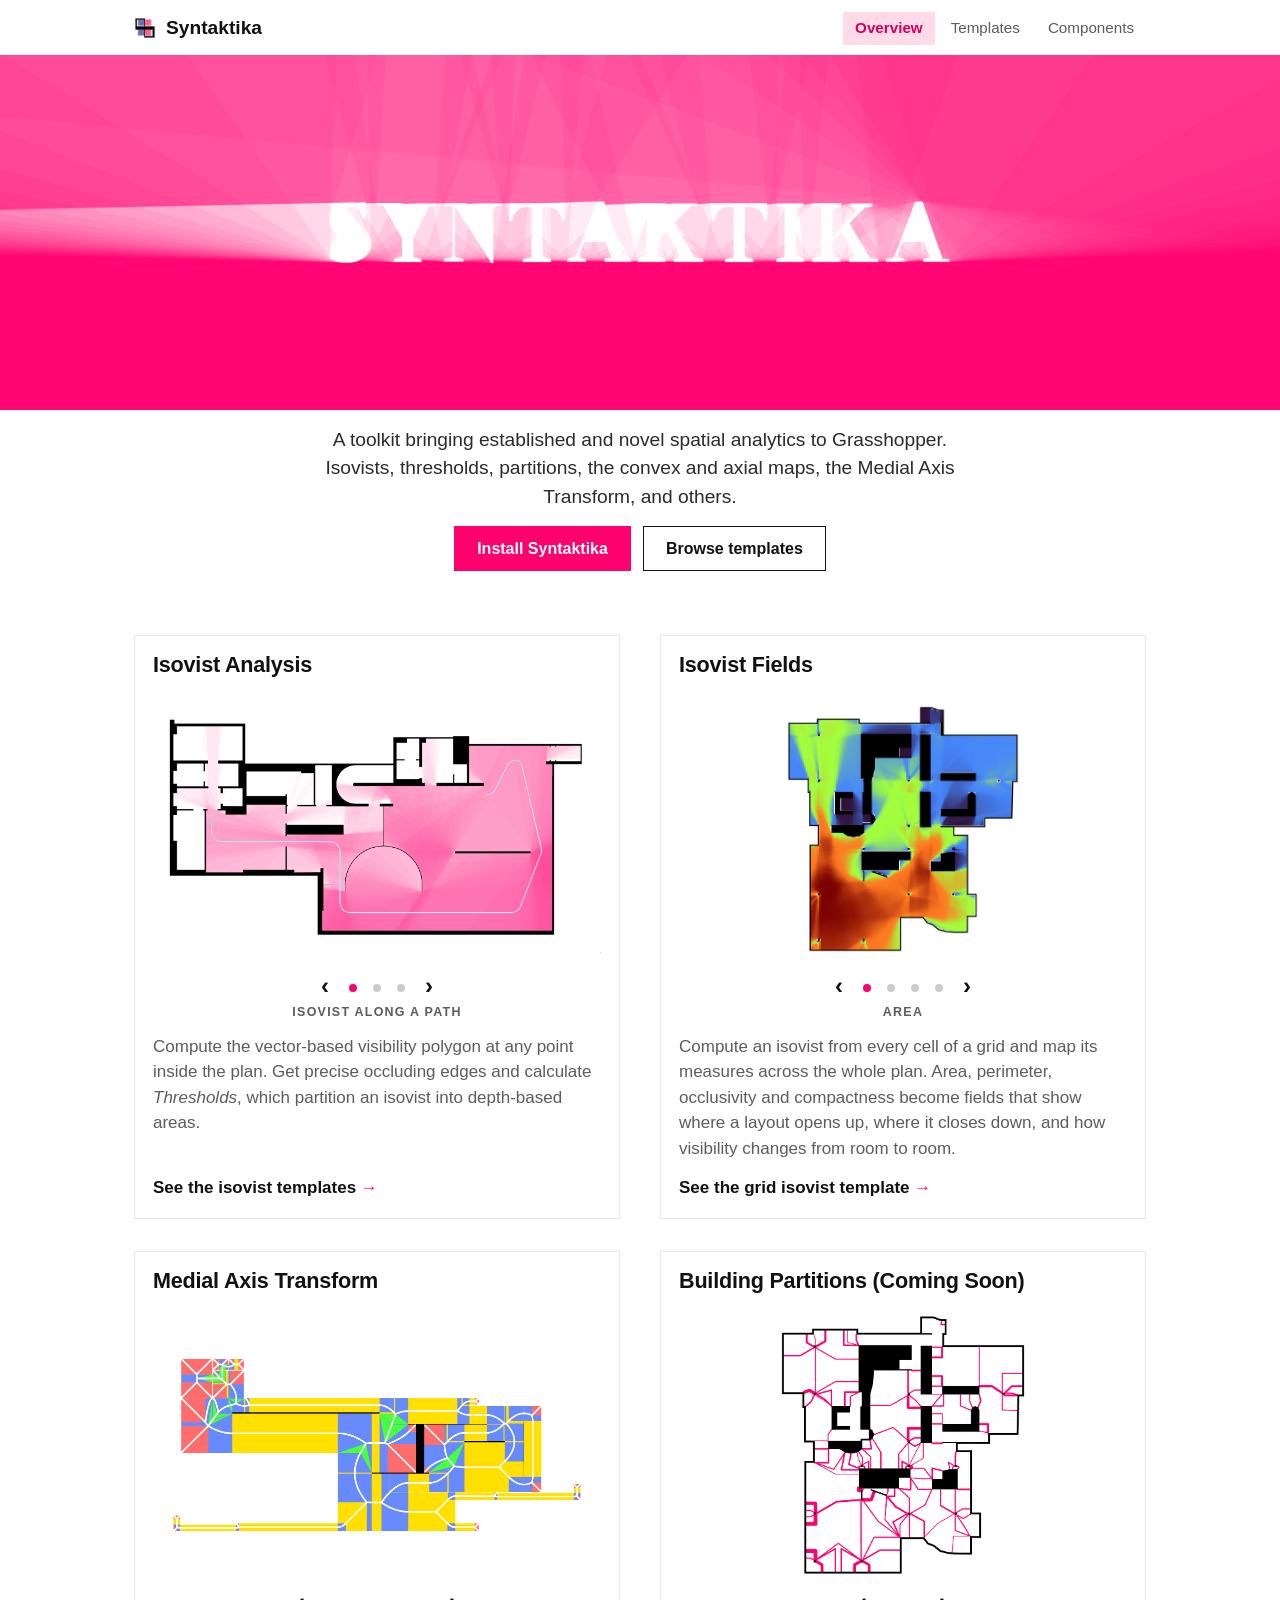
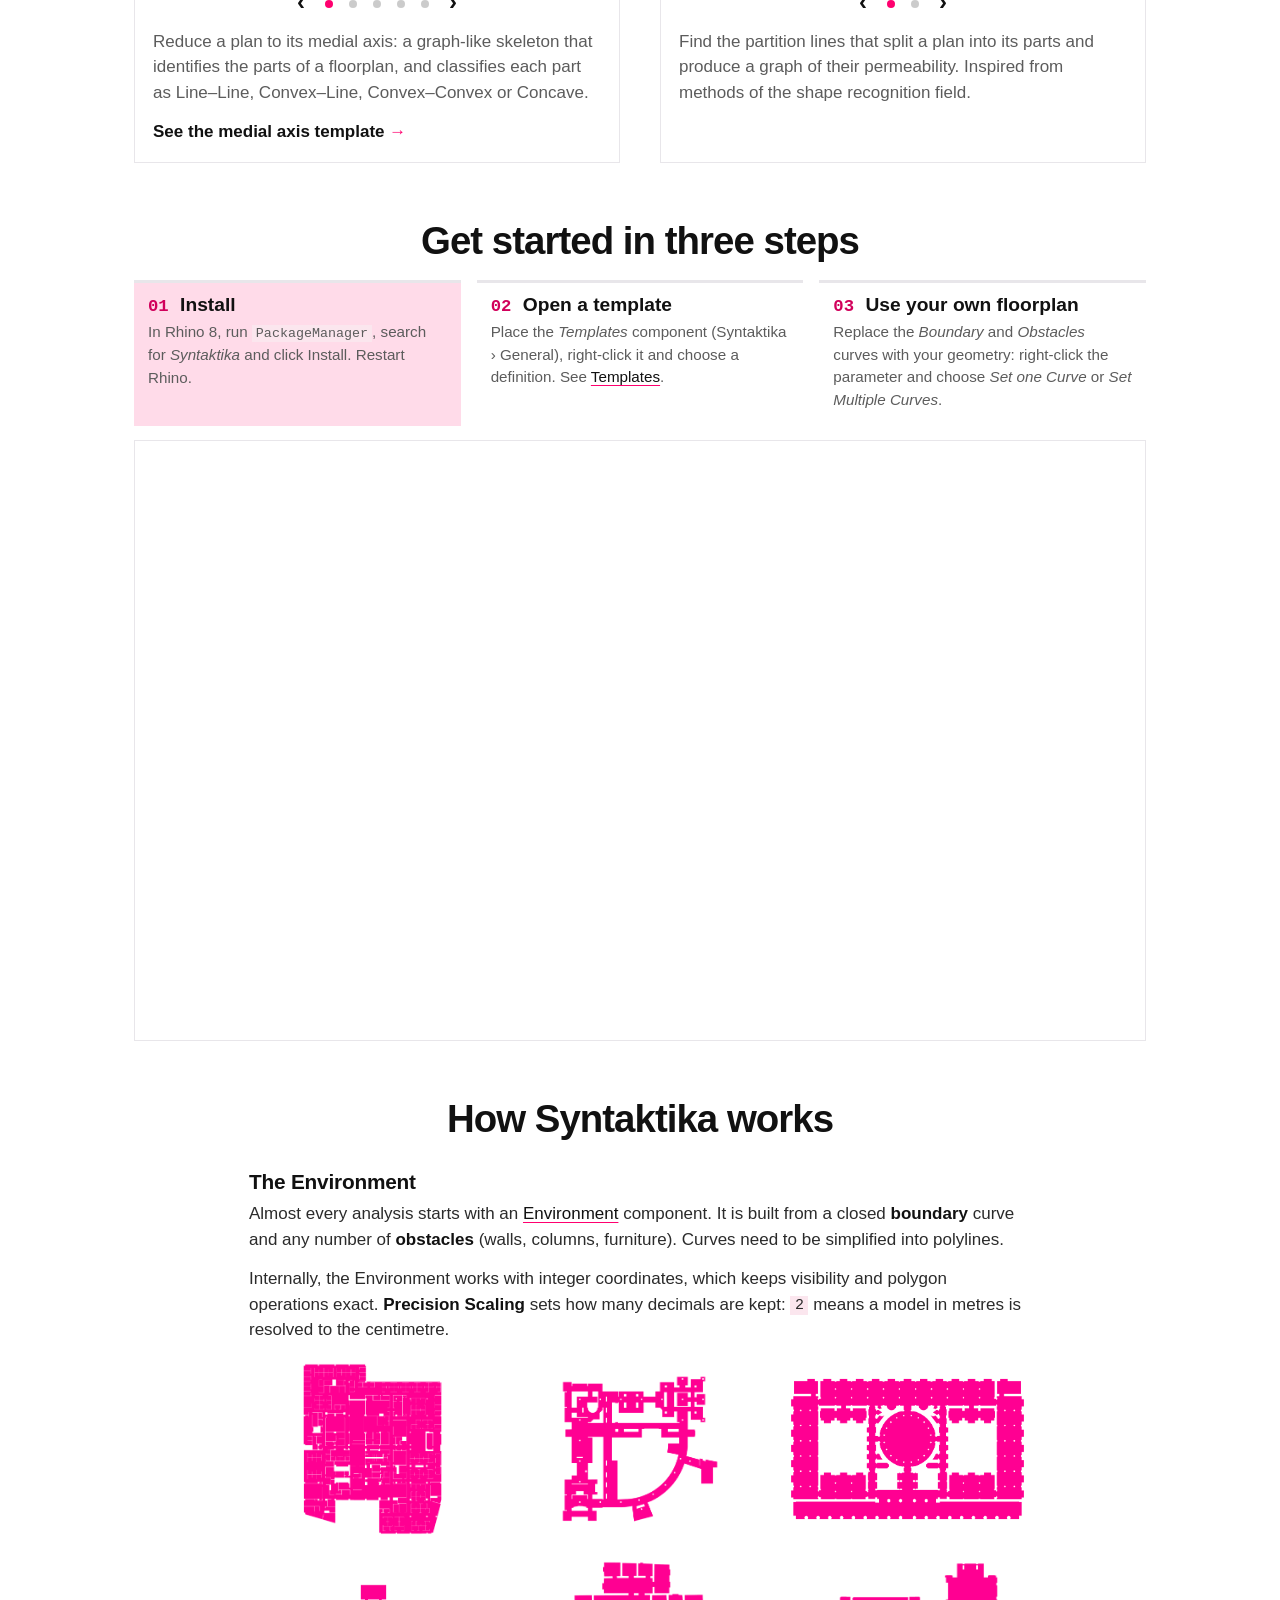
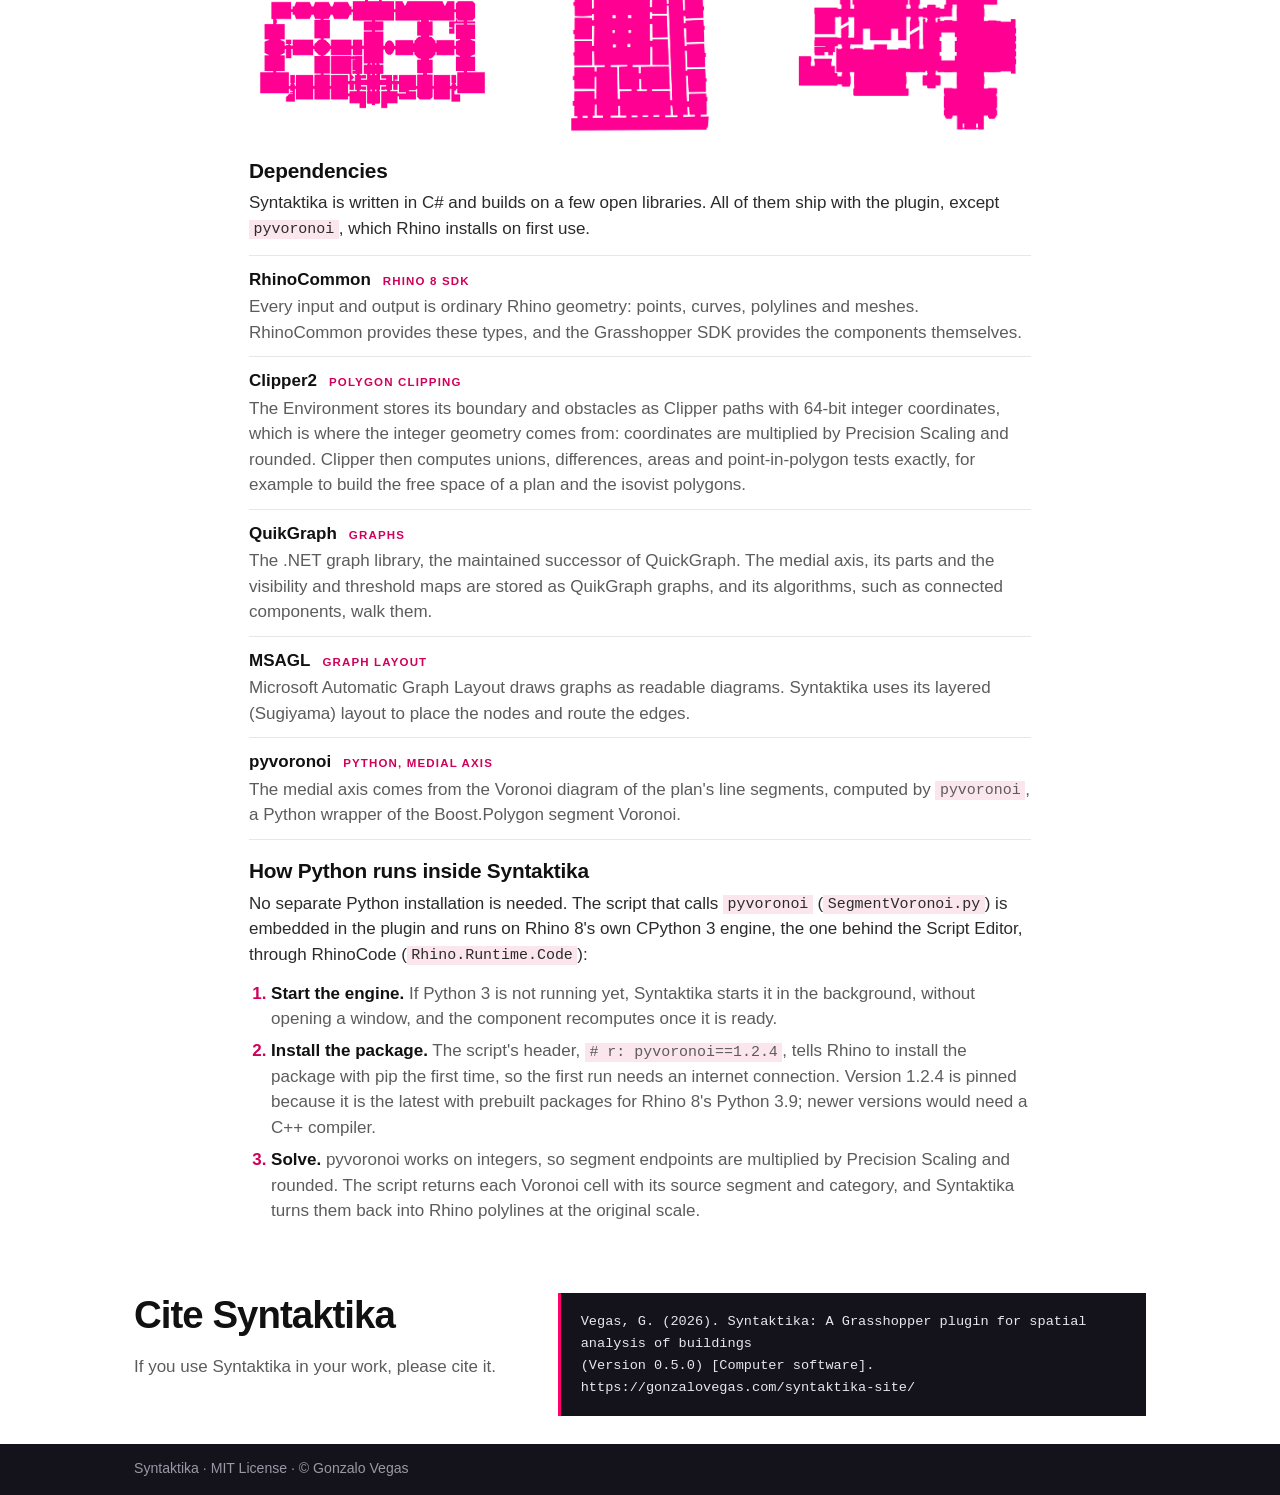
<file: index.html>
<!doctype html>
<html lang="en">
<head>
  <meta charset="utf-8">
  <meta name="viewport" content="width=device-width, initial-scale=1">
  <title>Syntaktika — Spatial analysis for Grasshopper</title>
  <meta name="description" content="Syntaktika is a Grasshopper plugin for the spatial analysis of buildings: isovists, thresholds and the medial axis.">
  <link rel="icon" href="assets/logo.png">
  <link rel="stylesheet" href="assets/style.css">
</head>
<body>
  <header class="site-header">
    <div class="wrap wide">
      <a class="brand" href="index.html"><img src="assets/logo.png" alt="">Syntaktika</a>
      <nav class="nav">
        <a href="index.html" aria-current="page">Overview</a>
        <a href="templates.html">Templates</a>
        <a href="components.html">Components</a>
      </nav>
    </div>
  </header>

  <main class="home">
    <!-- hero -->
    <section class="hero">
      <h1 class="hero-mark">
        <picture>
          <source srcset="assets/img/syntaktika-logo.webp" type="image/webp">
          <img src="assets/img/syntaktika-logo.gif" width="1807" height="569" alt="Syntaktika">
        </picture>
      </h1>
    </section>

    <!-- intro -->
    <section class="intro">
      <div class="wrap">
        <p class="lede">A toolkit bringing established and novel spatial analytics to Grasshopper. Isovists, thresholds, partitions, the convex and axial maps, the Medial Axis Transform, and others. </p>
        <div class="cta-row">
          <a class="btn btn-primary" href="#install">Install Syntaktika</a>
          <a class="btn btn-secondary" href="templates.html">Browse templates</a>
        </div>
      </div>
    </section>

    <!-- methods -->
    <section class="section section-tint">
      <div class="wrap wide">
        <div class="cards">
          <article class="card">
            <h3>Isovist Analysis</h3>
            <div class="card-media gallery" role="region" aria-roledescription="carousel" aria-label="Isovist analysis images">
              <img data-title="Isovist along a path" src="assets/img/isovist%20path%20tung.gif" loading="lazy" alt="An isovist moving along a path through a floor plan">
              <img data-title="Isovist Occluding Edges" data-src="assets/img/isovist%20path%20details%20tung.gif" hidden alt="The occluding edges of an isovist changing as the viewer moves along a path">
              <img data-title="Isovist Thresholds" data-src="assets/img/isovist%20path%20thresh%20inner%20area.gif" hidden alt="An isovist and its thresholds moving along a path">
            </div>
            <p>Compute the vector-based visibility polygon at any point inside the plan. Get precise occluding edges and calculate <em>Thresholds</em>, which partition an isovist into depth-based areas.</p>
            <a class="more" href="templates.html#simple-isovist">See the isovist templates</a>
          </article>
          <article class="card">
            <h3>Isovist Fields</h3>
            <div class="card-media gallery" data-autoplay="5000" role="region" aria-roledescription="carousel" aria-label="Isovist fields images">
              <img data-title="Area" src="assets/img/grid%20isovist%20snyder%20area.png" loading="lazy" alt="Isovist field of a floor plan coloured by area">
              <img data-title="Perimeter" data-src="assets/img/grid%20isovist%20snyder%20perimeter.png" hidden alt="Isovist field of a floor plan coloured by perimeter">
              <img data-title="Occlusivity" data-src="assets/img/grid%20isovist%20snyder%20occlusivity.png" hidden alt="Isovist field of a floor plan coloured by occlusivity">
              <img data-title="Compactness" data-src="assets/img/grid%20isovist%20snyder%20compactness.png" hidden alt="Isovist field of a floor plan coloured by compactness">
            </div>
            <p>Compute an isovist from every cell of a grid and map its measures across the whole plan. Area,
              perimeter, occlusivity and compactness become fields that show where a layout opens up, where it
              closes down, and how visibility changes from room to room.</p>
            <a class="more" href="templates.html#grid-isovist">See the grid isovist template</a>
          </article>
          <article class="card">
            <h3>Medial Axis Transform</h3>
            <div class="card-media gallery" data-autoplay="5000" role="region" aria-roledescription="carousel" aria-label="Medial axis images">
              <img src="assets/img/ma_01.png" loading="lazy" alt="Medial axis parts of a floor plan, example 1 of 5">
              <img data-src="assets/img/ma_02.png" hidden alt="Medial axis parts of a floor plan, example 2 of 5">
              <img data-src="assets/img/ma_03.png" hidden alt="Medial axis parts of a floor plan, example 3 of 5">
              <img data-src="assets/img/ma_04.png" hidden alt="Medial axis parts of a floor plan, example 4 of 5">
              <img data-src="assets/img/ma_05.png" hidden alt="Medial axis parts of a floor plan, example 5 of 5">
            </div>
            <p>Reduce a plan to its medial axis: a graph-like skeleton that identifies the parts of a floorplan, 
              and classifies each part as Line–Line, Convex–Line, Convex–Convex or
              Concave.</p>
            <a class="more" href="templates.html#medial-axis">See the medial axis template</a>
          </article>
          <article class="card">
            <h3>Building Partitions (Coming Soon)</h3>
            <div class="card-media gallery" role="region" aria-roledescription="carousel" aria-label="Building partition images">
              <img src="assets/img/partitions1.gif" loading="lazy" alt="Candidate partition lines in a floor plan being filtered down to the final partition">
              <img data-src="assets/img/partitions2.gif" hidden alt="Candidate partition lines in a second floor plan being filtered down to the final partition">
            </div>
            <p>Find the partition lines that split a plan into its parts and produce a graph of their permeability.
               Inspired from methods of the shape recognition field.</p>
          </article>
        </div>
      </div>
    </section>

    <!-- steps -->
    <section class="section" id="install">
      <div class="wrap wide">
        <h2 class="section-title">Get started in three steps</h2>
        <div class="stepper">
          <ol class="step-tabs">
            <li class="step-tab" aria-current="step" data-video="assets/img/installation.mp4" data-label="Installing Syntaktika from the Rhino Package Manager">
              <h3><button type="button"><span class="step-n">01</span> Install</button></h3>
              <p>In Rhino 8, run <code>PackageManager</code>, search for <em>Syntaktika</em> and click Install.
                Restart Rhino.</p>
            </li>
            <li class="step-tab" data-video="assets/img/opening_template_isovist.mp4" data-label="Opening a template from the Templates component">
              <h3><button type="button"><span class="step-n">02</span> Open a template</button></h3>
              <p>Place the <em>Templates</em> component (Syntaktika › General), right-click it and choose a
                definition. See <a href="templates.html">Templates</a>.</p>
            </li>
            <li class="step-tab" data-video="assets/img/re-referencing_template.mp4" data-label="Replacing the template curves with your own floorplan">
              <h3><button type="button"><span class="step-n">03</span> Use your own floorplan</button></h3>
              <p>Replace the <em>Boundary</em> and <em>Obstacles</em> curves with your geometry: right-click
                the parameter and choose <em>Set one Curve</em> or <em>Set Multiple Curves</em>.</p>
            </li>
          </ol>
          <div class="step-video">
            <video src="assets/img/installation.mp4" muted playsinline preload="metadata" aria-label="Installing Syntaktika from the Rhino Package Manager"></video>
          </div>
        </div>
      </div>
    </section>

    <!-- core concepts -->
    <section class="section section-tint" id="environment">
      <div class="wrap wide split">
        <div>
          <h2 class="section-title">How Syntaktika works</h2>
        </div>
        <div class="concepts">
          <h3>The Environment</h3>
          <p>Almost every analysis starts with an <a href="components.html#environment">Environment</a> component. It is built
            from a closed <strong>boundary</strong> curve and any number of <strong>obstacles</strong> (walls,
            columns, furniture). Curves need to be simplified into polylines.</p>
          <p>Internally, the Environment works with integer coordinates, which keeps visibility and polygon
            operations exact. <strong>Precision Scaling</strong> sets how many decimals are kept: <code>2</code>
            means a model in metres is resolved to the centimetre.</p>

          <div class="plans">
            <img src="assets/img/plan01.png" alt="Floor plan 1 as an Environment: the free space is filled, walls and obstacles are holes" loading="lazy">
            <img src="assets/img/plan02.png" alt="Floor plan 2 as an Environment: the free space is filled, walls and obstacles are holes" loading="lazy">
            <img src="assets/img/plan03.png" alt="Floor plan 3 as an Environment: the free space is filled, walls and obstacles are holes" loading="lazy">
            <img src="assets/img/plan04.png" alt="Floor plan 4 as an Environment: the free space is filled, walls and obstacles are holes" loading="lazy">
            <img src="assets/img/plan05.png" alt="Floor plan 5 as an Environment: the free space is filled, walls and obstacles are holes" loading="lazy">
            <img src="assets/img/plan06.png" alt="Floor plan 6 as an Environment: the free space is filled, walls and obstacles are holes" loading="lazy">
          </div>

          <h3 id="dependencies">Dependencies</h3>
          <p>Syntaktika is written in C# and builds on a few open libraries. All of them ship with the plugin,
            except <code>pyvoronoi</code>, which Rhino installs on first use.</p>
          <dl class="deps">
            <dt>RhinoCommon <span>Rhino 8 SDK</span></dt>
            <dd>Every input and output is ordinary Rhino geometry: points, curves, polylines and meshes. RhinoCommon
              provides these types, and the Grasshopper SDK provides the components themselves.</dd>

            <dt>Clipper2 <span>polygon clipping</span></dt>
            <dd>The Environment stores its boundary and obstacles as Clipper paths with 64-bit integer coordinates,
              which is where the integer geometry comes from: coordinates are multiplied by Precision Scaling and
              rounded. Clipper then computes unions, differences, areas and point-in-polygon tests exactly, for
              example to build the free space of a plan and the isovist polygons.</dd>

            <dt>QuikGraph <span>graphs</span></dt>
            <dd>The .NET graph library, the maintained successor of QuickGraph. The medial axis, its parts and the
              visibility and threshold maps are stored as QuikGraph graphs, and its algorithms, such as connected
              components, walk them.</dd>

            <dt>MSAGL <span>graph layout</span></dt>
            <dd>Microsoft Automatic Graph Layout draws graphs as readable diagrams. Syntaktika uses its layered
              (Sugiyama) layout to place the nodes and route the edges.</dd>

            <dt>pyvoronoi <span>Python, medial axis</span></dt>
            <dd>The medial axis comes from the Voronoi diagram of the plan's line segments, computed by
              <code>pyvoronoi</code>, a Python wrapper of the Boost.Polygon segment Voronoi.</dd>
          </dl>

          <h3>How Python runs inside Syntaktika</h3>
          <p>No separate Python installation is needed. The script that calls <code>pyvoronoi</code>
            (<code>SegmentVoronoi.py</code>) is embedded in the plugin and runs on Rhino 8's own CPython 3 engine,
            the one behind the Script Editor, through RhinoCode (<code>Rhino.Runtime.Code</code>):</p>
          <ol class="py-steps">
            <li><strong>Start the engine.</strong> If Python 3 is not running yet, Syntaktika starts it in the
              background, without opening a window, and the component recomputes once it is ready.</li>
            <li><strong>Install the package.</strong> The script's header, <code># r: pyvoronoi==1.2.4</code>, tells
              Rhino to install the package with pip the first time, so the first run needs an internet connection.
              Version 1.2.4 is pinned because it is the latest with prebuilt packages for Rhino 8's Python 3.9;
              newer versions would need a C++ compiler.</li>
            <li><strong>Solve.</strong> pyvoronoi works on integers, so segment endpoints are multiplied by Precision
              Scaling and rounded. The script returns each Voronoi cell with its source segment and category, and
              Syntaktika turns them back into Rhino polylines at the original scale.</li>
          </ol>
        </div>
      </div>
    </section>

    <!-- cite -->
    <section class="section" id="cite">
      <div class="wrap wide split">
        <div>
          <h2 class="section-title">Cite Syntaktika</h2>
          <p class="muted">If you use Syntaktika in your work, please cite it.</p>
        </div>
        <pre class="cite">Vegas, G. (2026). Syntaktika: A Grasshopper plugin for spatial analysis of buildings
(Version 0.5.0) [Computer software].
https://gonzalovegas.com/syntaktika-site/</pre>
      </div>
    </section>

  </main>

  <footer class="site-footer">
    <div class="wrap wide">Syntaktika · MIT License · © Gonzalo Vegas</div>
  </footer>
  <script>
    // Get started: one video, three step tabs. Clicking a step plays its video from the start; when a
    // video ends the next step plays. The active step shows the video's progress. Paused while off screen.
    (function () {
      var tabs = Array.prototype.slice.call(document.querySelectorAll('.step-tab'));
      var video = document.querySelector('.step-video video');
      if (!video || !tabs.length) return;
      var current = 0, visible = false;
      function play() { var p = video.play(); if (p && p.catch) p.catch(function () {}); }
      function select(i, start) {
        current = (i + tabs.length) % tabs.length;
        tabs.forEach(function (t, k) {
          if (k === current) t.setAttribute('aria-current', 'step'); else t.removeAttribute('aria-current');
          t.style.setProperty('--progress', 0);
        });
        var t = tabs[current];
        if (video.getAttribute('src') !== t.dataset.video) video.src = t.dataset.video;
        video.setAttribute('aria-label', t.dataset.label);
        if (start) { video.currentTime = 0; if (visible) play(); }
      }
      tabs.forEach(function (t, k) {
        t.addEventListener('click', function (e) {
          if (e.target.closest('a')) return;   // links in the step text keep working
          select(k, true);
        });
      });
      video.addEventListener('timeupdate', function () {
        if (video.duration) tabs[current].style.setProperty('--progress', video.currentTime / video.duration);
      });
      video.addEventListener('ended', function () { select(current + 1, true); });
      if ('IntersectionObserver' in window) {
        new IntersectionObserver(function (entries) {
          visible = entries[0].isIntersecting;
          if (visible) play(); else video.pause();
        }, { threshold: 0.3 }).observe(video);
      } else { visible = true; play(); }
    })();

    // Replay button: appears on hover over any card image that is a GIF, and restarts it from the
    // first frame. Changing the URL's #fragment makes the browser restart the animation without
    // downloading the file again.
    document.querySelectorAll('.card-media').forEach(function (m) {
      var b = document.createElement('button');
      b.type = 'button'; b.className = 'replay'; b.setAttribute('aria-label', 'Replay animation');
      b.title = 'Replay animation';
      b.innerHTML = '<svg viewBox="0 0 24 24" aria-hidden="true"><path d="M4 12a8 8 0 1 0 2.4-5.7"/><path d="M4 3v5h5"/></svg>';
      function current() {
        return Array.prototype.find.call(m.querySelectorAll('img'), function (img) { return !img.hidden; });
      }
      m._syncReplay = function () {
        var img = current();
        b.hidden = !(img && /\.gif(#|$)/i.test(img.getAttribute('src') || ''));
      };
      b.addEventListener('click', function () {
        var img = current(); if (!img) return;
        img.src = img.getAttribute('src').split('#')[0] + '#replay-' + Date.now();
      });
      m.appendChild(b);
      m._syncReplay();
    });

    // Card galleries: a row of  < dots >  under the image, and the image's data-title as a caption.
    // Images load only when first shown. With data-autoplay="ms" the gallery advances on its own: paused
    // while hovered, focused or off screen, restarted by manual navigation, off for reduced motion.
    document.querySelectorAll('.gallery').forEach(function (g) {
      var imgs = Array.prototype.slice.call(g.querySelectorAll('img'));
      if (imgs.length < 2) return;
      var i = 0, dots = [];
      var title = document.createElement('p');
      title.className = 'gallery-title';
      title.setAttribute('aria-live', 'polite');
      function show(n) {
        i = (n + imgs.length) % imgs.length;
        imgs.forEach(function (img, k) {
          if (k === i && img.dataset.src) { img.src = img.dataset.src; img.removeAttribute('data-src'); }
          img.hidden = k !== i;
          dots[k].setAttribute('aria-current', k === i ? 'true' : 'false');
        });
        title.textContent = imgs[i].dataset.title || '';
        if (g._syncReplay) g._syncReplay();
      }
      function btn(cls, label, text, onClick) {
        var b = document.createElement('button');
        b.type = 'button'; b.className = cls; b.setAttribute('aria-label', label); b.textContent = text;
        b.addEventListener('click', onClick); return b;
      }
      var nav = document.createElement('div');
      nav.className = 'gallery-nav';
      nav.appendChild(btn('gallery-btn', 'Previous image', '‹', function () { show(i - 1); }));
      imgs.forEach(function (_, k) {
        var d = btn('gallery-dot', 'Image ' + (k + 1) + ' of ' + imgs.length, '', function () { show(k); });
        dots.push(d); nav.appendChild(d);
      });
      nav.appendChild(btn('gallery-btn', 'Next image', '›', function () { show(i + 1); }));
      g.parentNode.insertBefore(title, g.nextSibling);
      g.parentNode.insertBefore(nav, title);
      g.tabIndex = 0;
      g.addEventListener('keydown', function (e) {
        if (e.key === 'ArrowLeft') { show(i - 1); e.preventDefault(); }
        if (e.key === 'ArrowRight') { show(i + 1); e.preventDefault(); }
      });
      show(0);

      var delay = Number(g.dataset.autoplay) || 0;
      var reduced = window.matchMedia && window.matchMedia('(prefers-reduced-motion: reduce)').matches;
      if (delay && !reduced) {
        var card = g.closest('.card') || g, timer = null, held = false, onScreen = true;
        function preload(n) {
          var img = imgs[(n + imgs.length) % imgs.length];
          if (img.dataset.src) { img.src = img.dataset.src; img.removeAttribute('data-src'); }
        }
        function schedule() {
          clearTimeout(timer);
          timer = setTimeout(function () {
            if (!held && onScreen) { show(i + 1); preload(i + 1); }
            schedule();
          }, delay);
        }
        card.addEventListener('mouseenter', function () { held = true; });
        card.addEventListener('mouseleave', function () { held = false; });
        card.addEventListener('focusin', function () { held = true; });
        card.addEventListener('focusout', function () { held = false; });
        nav.addEventListener('click', schedule);
        g.addEventListener('keydown', schedule);
        if ('IntersectionObserver' in window) {
          new IntersectionObserver(function (entries) { onScreen = entries[0].isIntersecting; }).observe(g);
        }
        preload(1);
        schedule();
      }
    });
  </script>
</body>
</html>
</file>
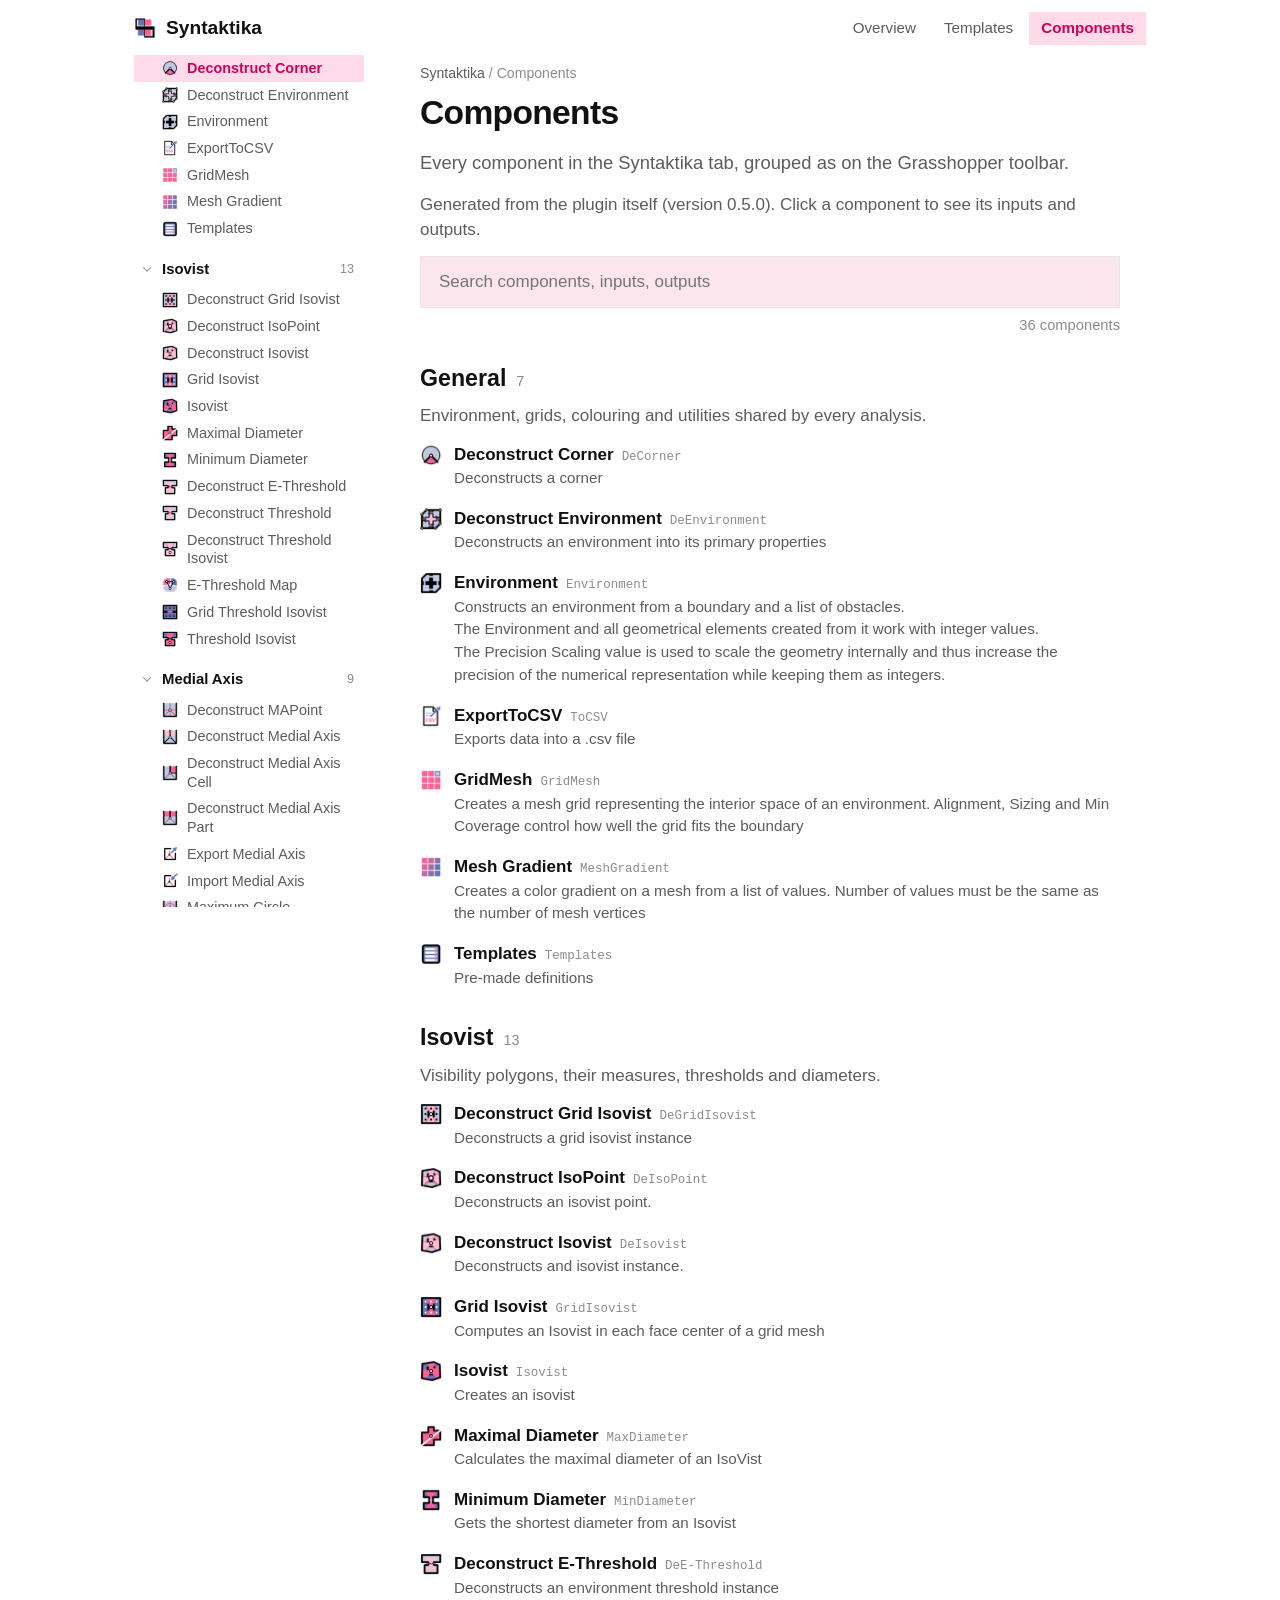
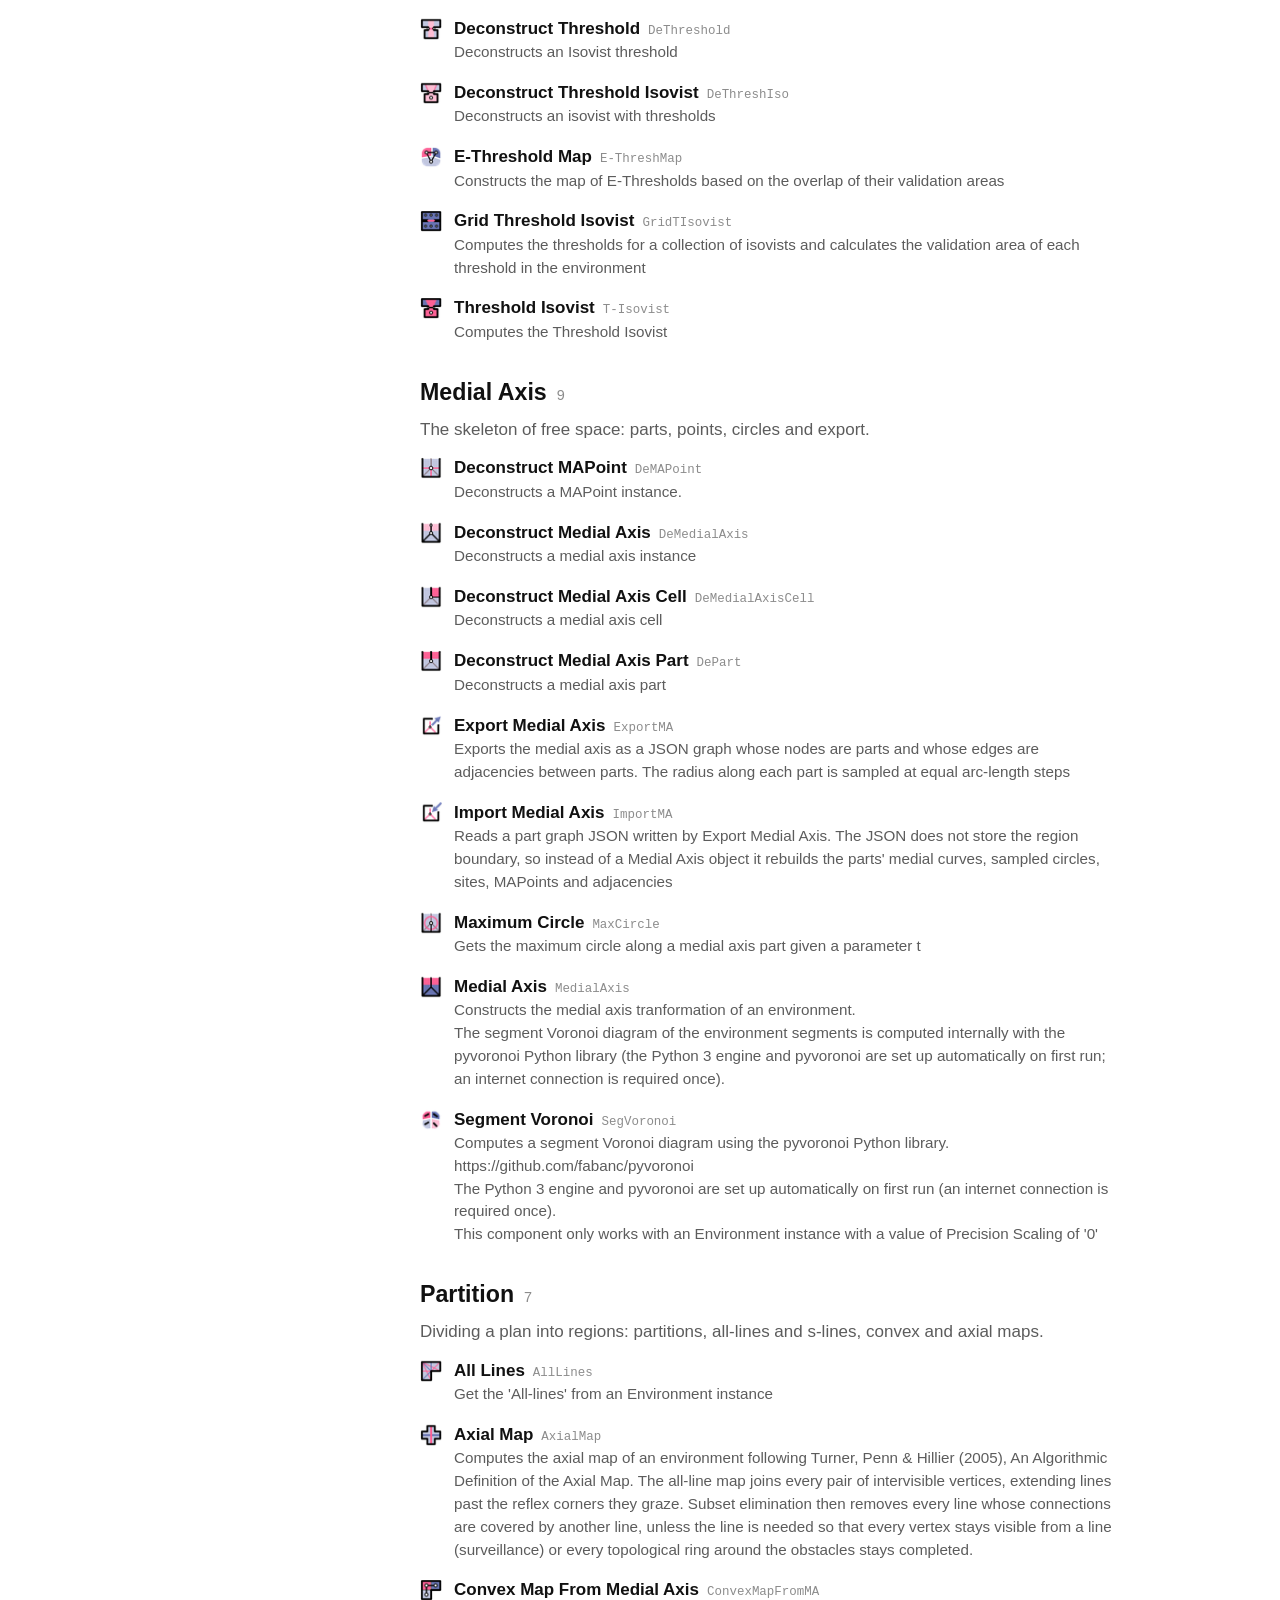
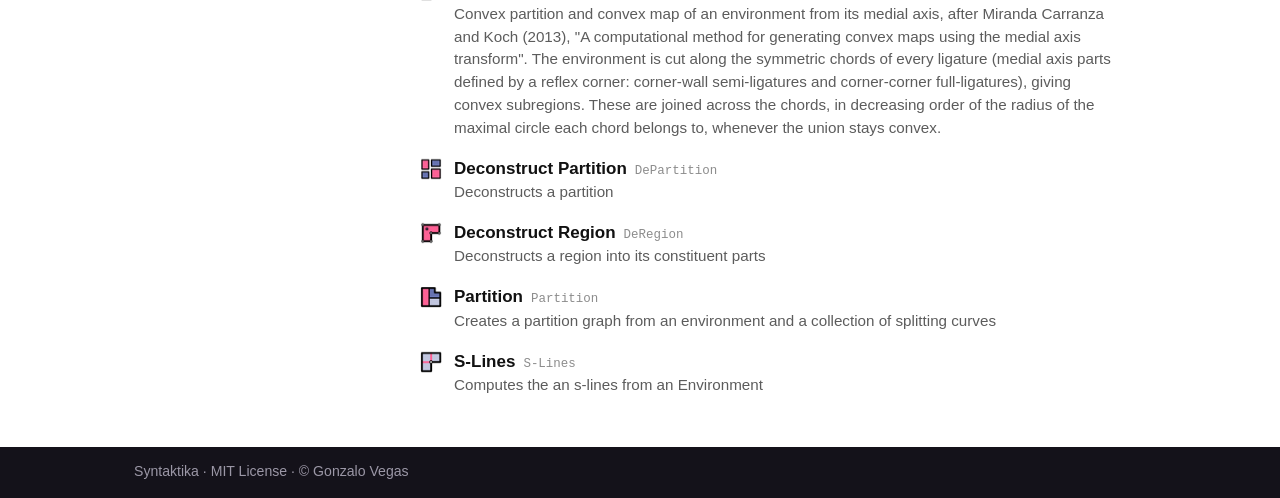
<file: components.html>
<!doctype html>
<html lang="en">
<head>
  <meta charset="utf-8">
  <meta name="viewport" content="width=device-width, initial-scale=1">
  <title>Components — Syntaktika</title>
  <meta name="description" content="Reference of every Syntaktika Grasshopper component: description, inputs and outputs.">
  <link rel="icon" href="assets/logo.png">
  <link rel="stylesheet" href="assets/style.css">
</head>
<body>
  <header class="site-header">
    <div class="wrap wide">
      <a class="brand" href="index.html"><img src="assets/logo.png" alt="">Syntaktika</a>
      <nav class="nav">
        <a href="index.html">Overview</a>
        <a href="templates.html">Templates</a>
        <a href="components.html" aria-current="page">Components</a>
      </nav>
    </div>
  </header>

  <div class="wrap wide guide">
    <aside class="guide-nav" aria-label="Components">
      <button class="guide-toggle" type="button" aria-expanded="false" aria-controls="guide-panel">
        <span class="guide-toggle-label">Contents</span>
        <span class="guide-current" aria-hidden="true"></span>
        <span class="guide-chevron" aria-hidden="true"></span>
      </button>
      <div class="guide-panel" id="guide-panel">
        <p class="guide-label">Components</p>
        <div id="side" class="side-cats"></div>
      </div>
    </aside>

  <main class="guide-main">
    <p class="crumbs"><a href="index.html">Syntaktika</a> / Components</p>
    <h1>Components</h1>
    <p class="lede">Every component in the Syntaktika tab, grouped as on the Grasshopper toolbar.</p>
    <p class="muted">Generated from the plugin itself<span id="version"></span>. Click a component to see
      its inputs and outputs.</p>

    <input id="q" class="search" type="search" placeholder="Search components, inputs, outputs" aria-label="Search components">
    <div class="toolbar"><span id="count" class="count"></span></div>

    <div id="list"></div>
  </main>
  </div>

  <footer class="site-footer">
    <div class="wrap wide">Syntaktika · MIT License · © Gonzalo Vegas</div>
  </footer>

  <script src="data/components.js"></script>
  <script src="assets/components.js"></script>
</body>
</html>
</file>
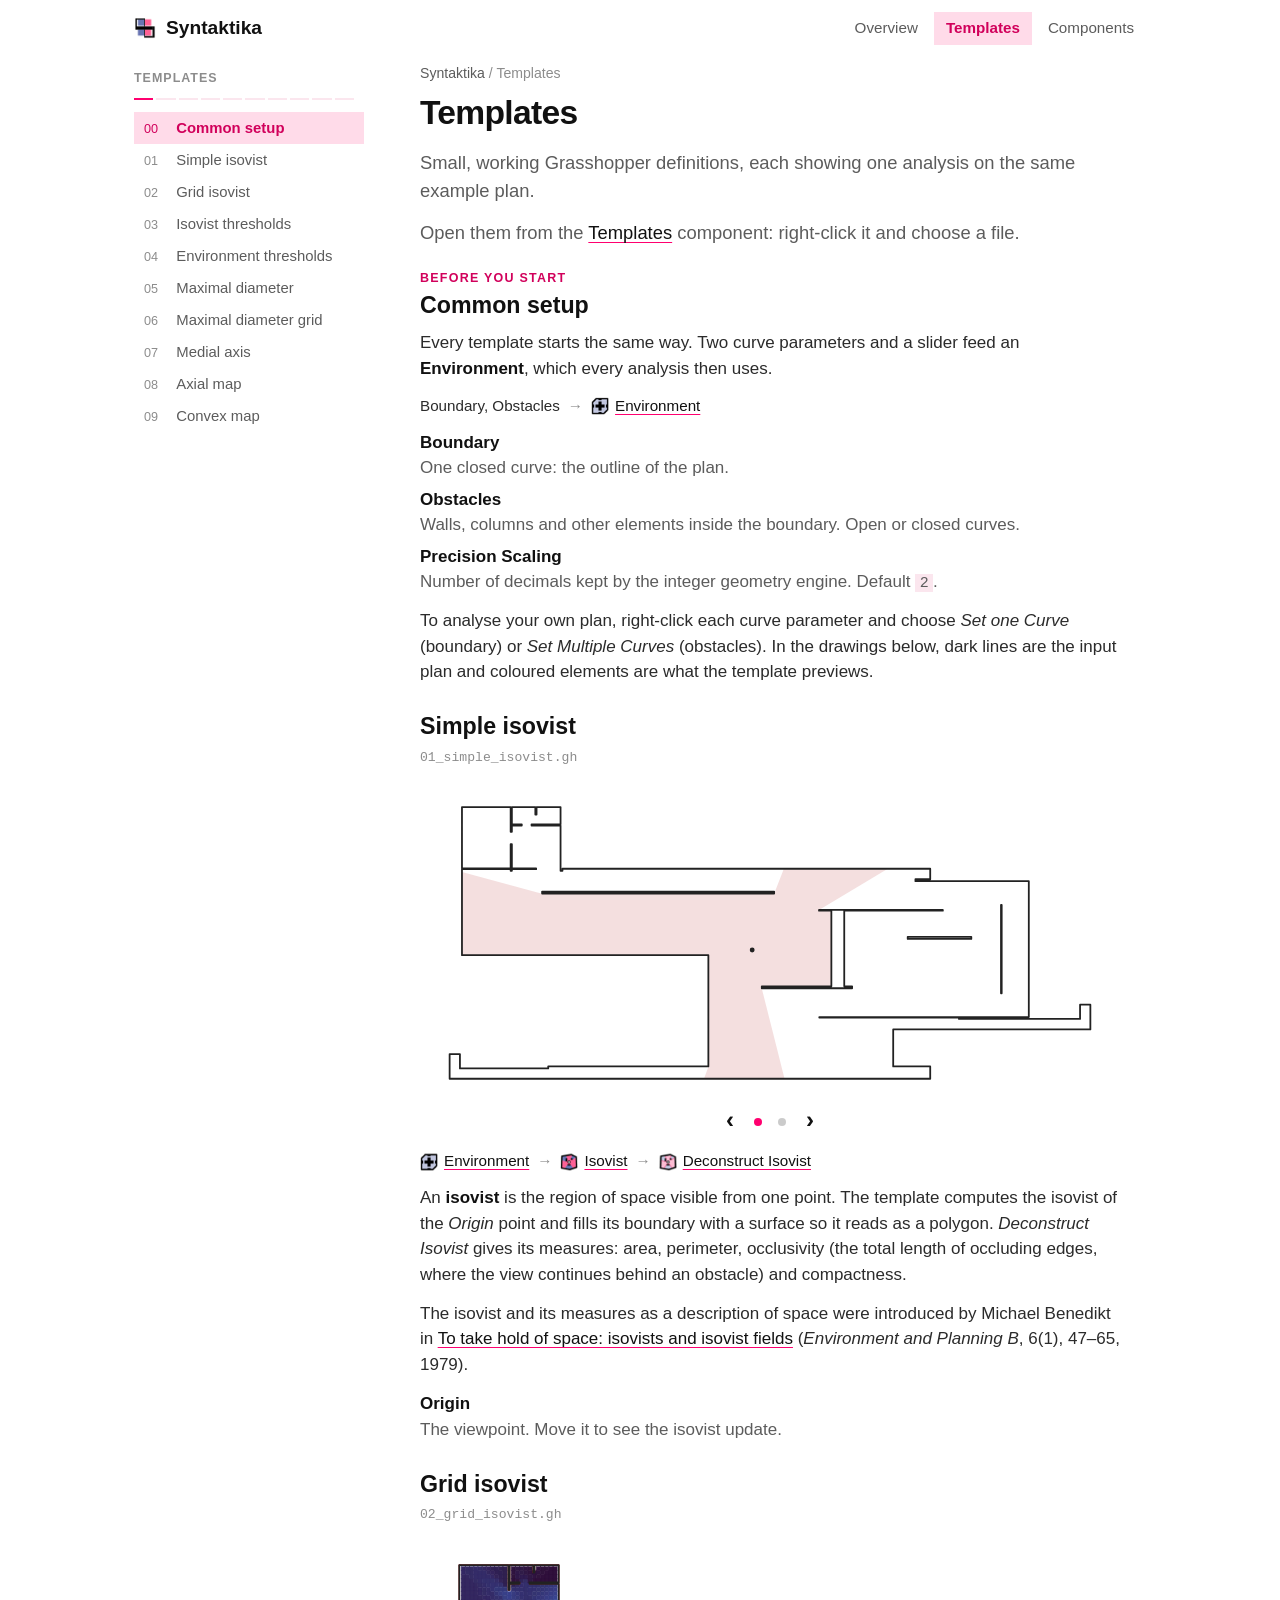
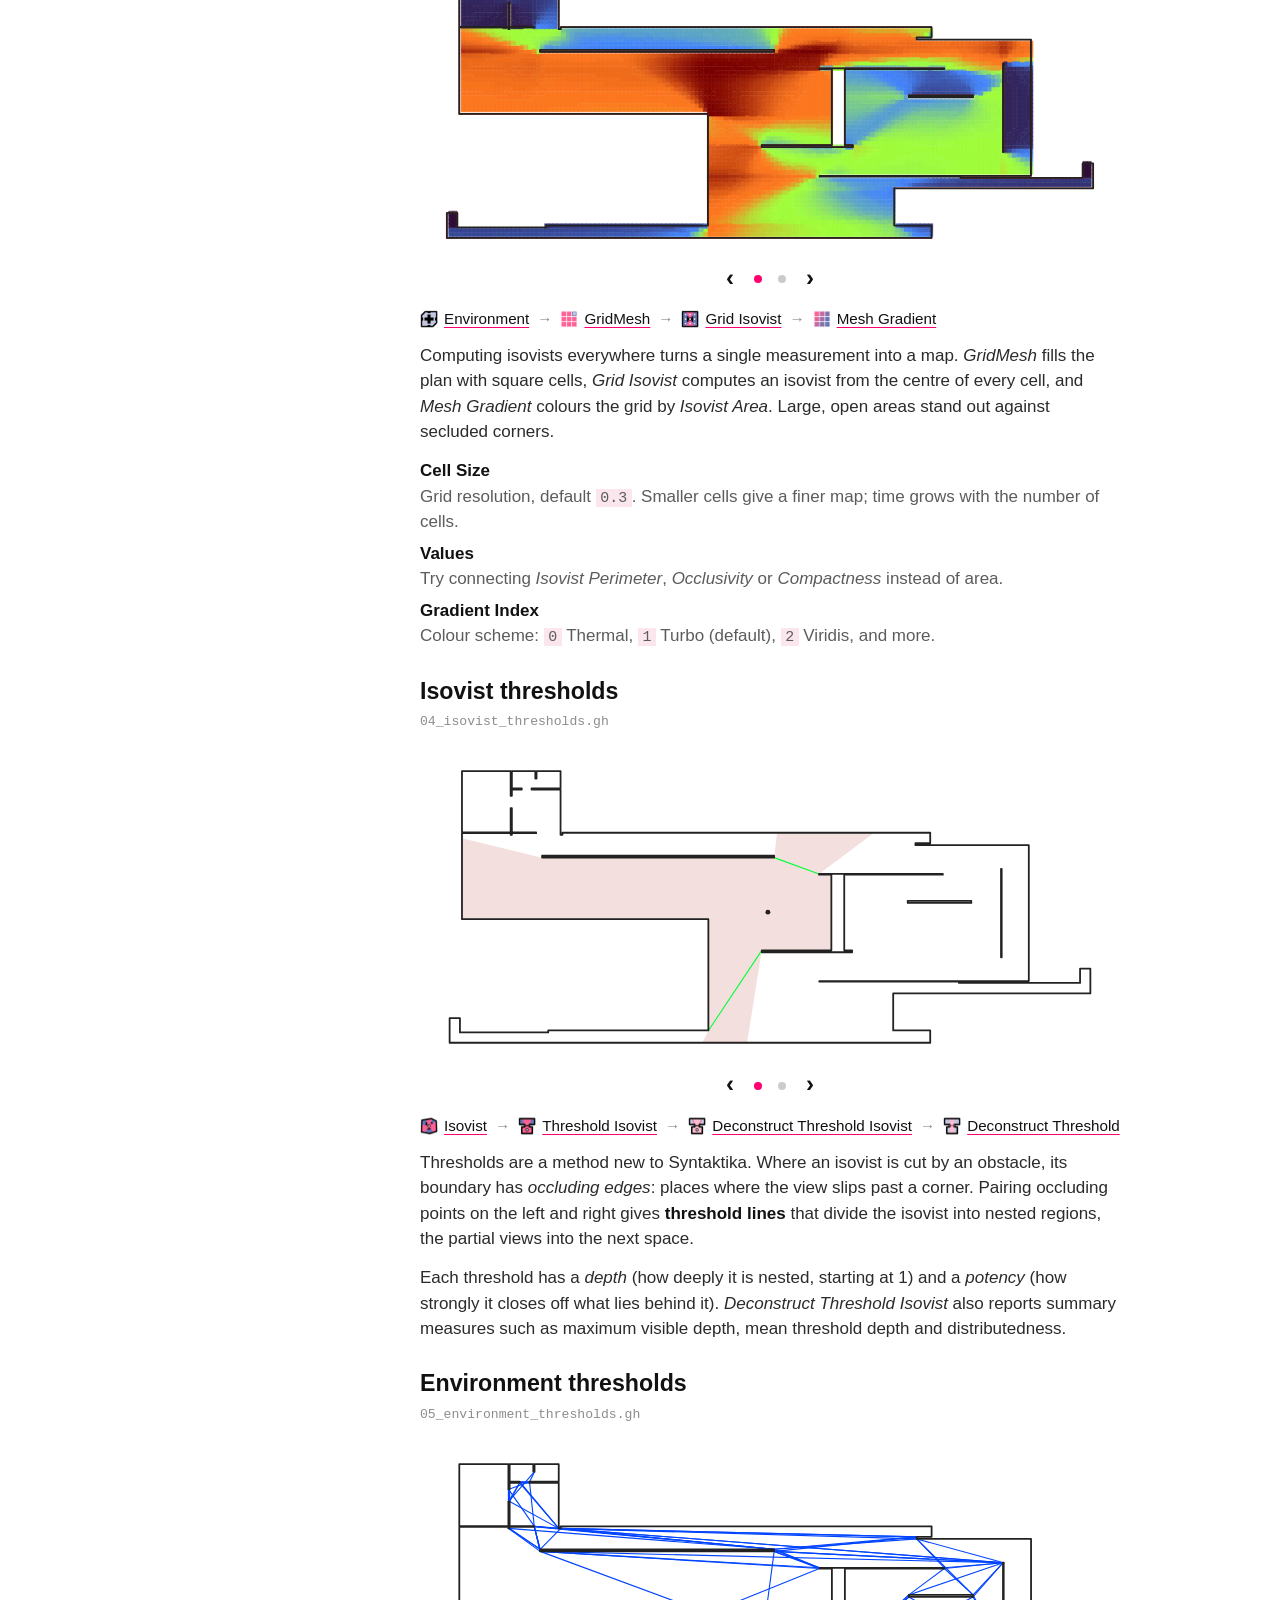
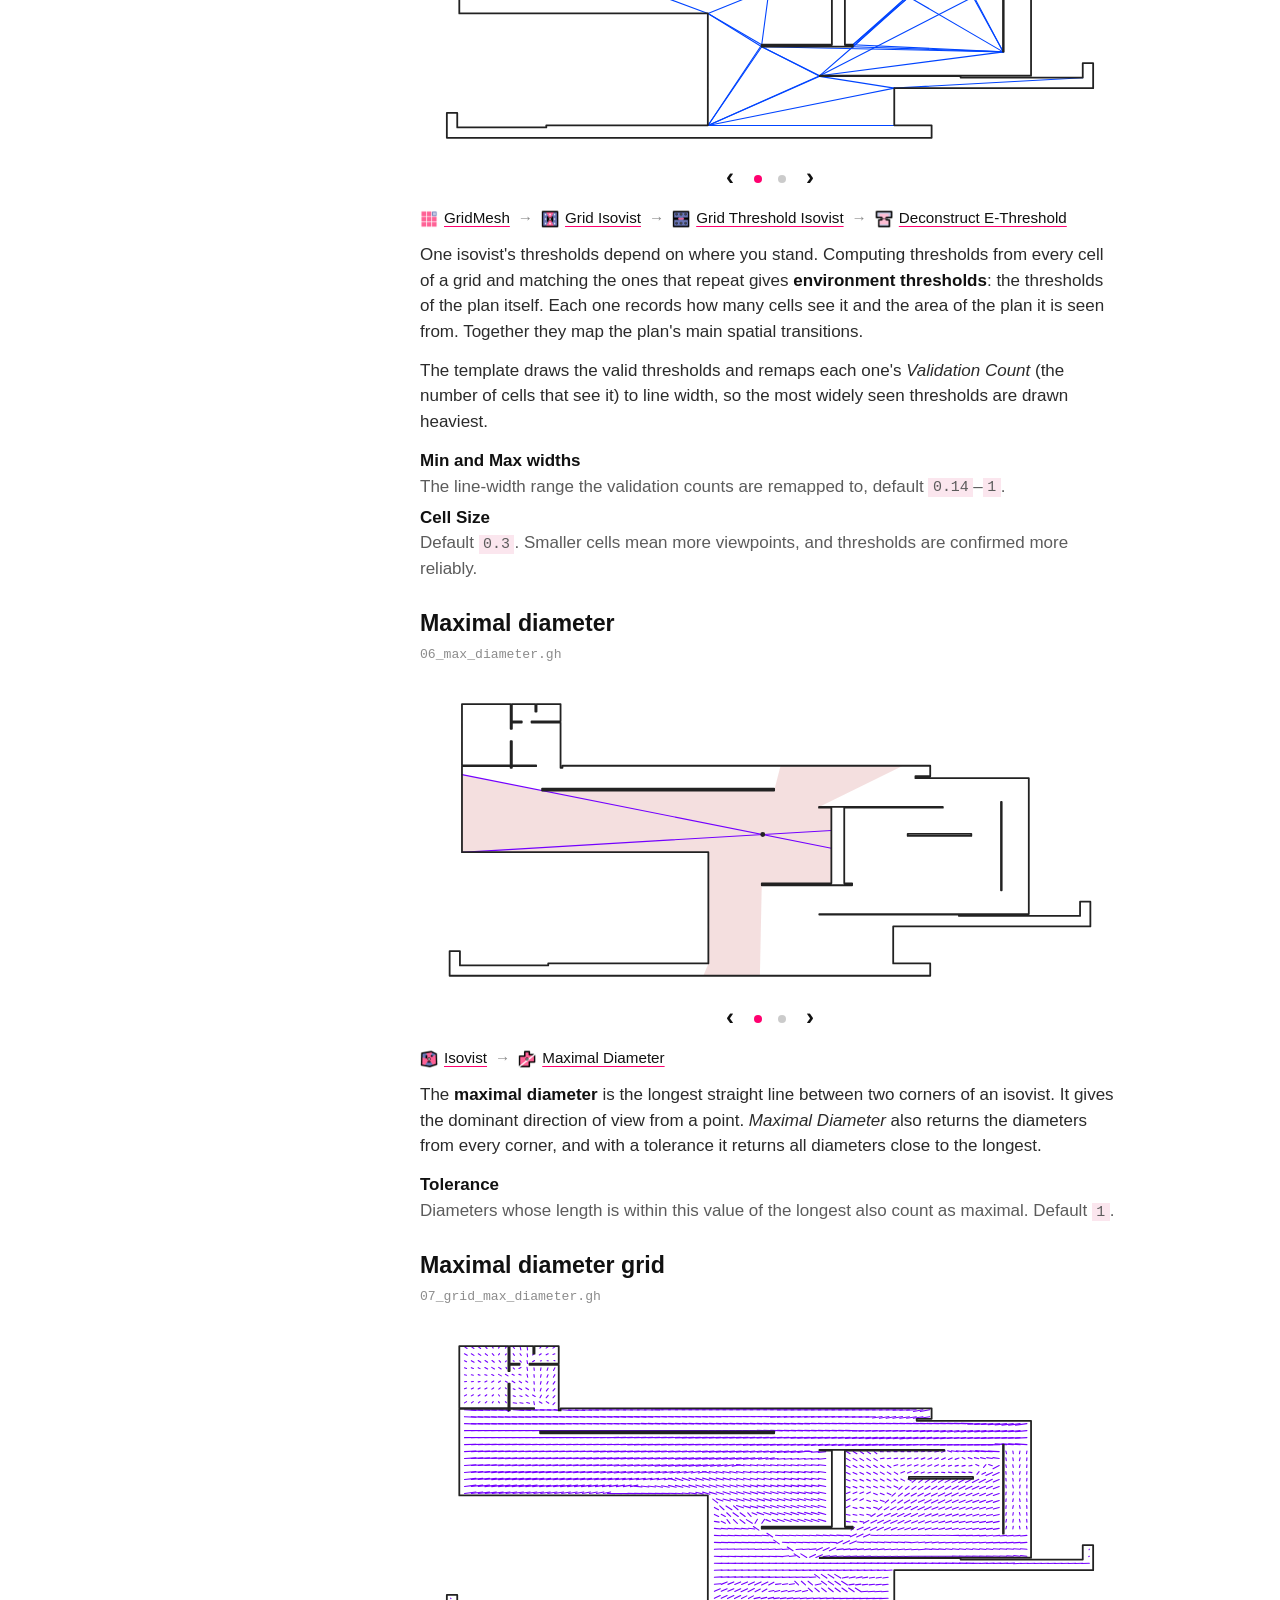
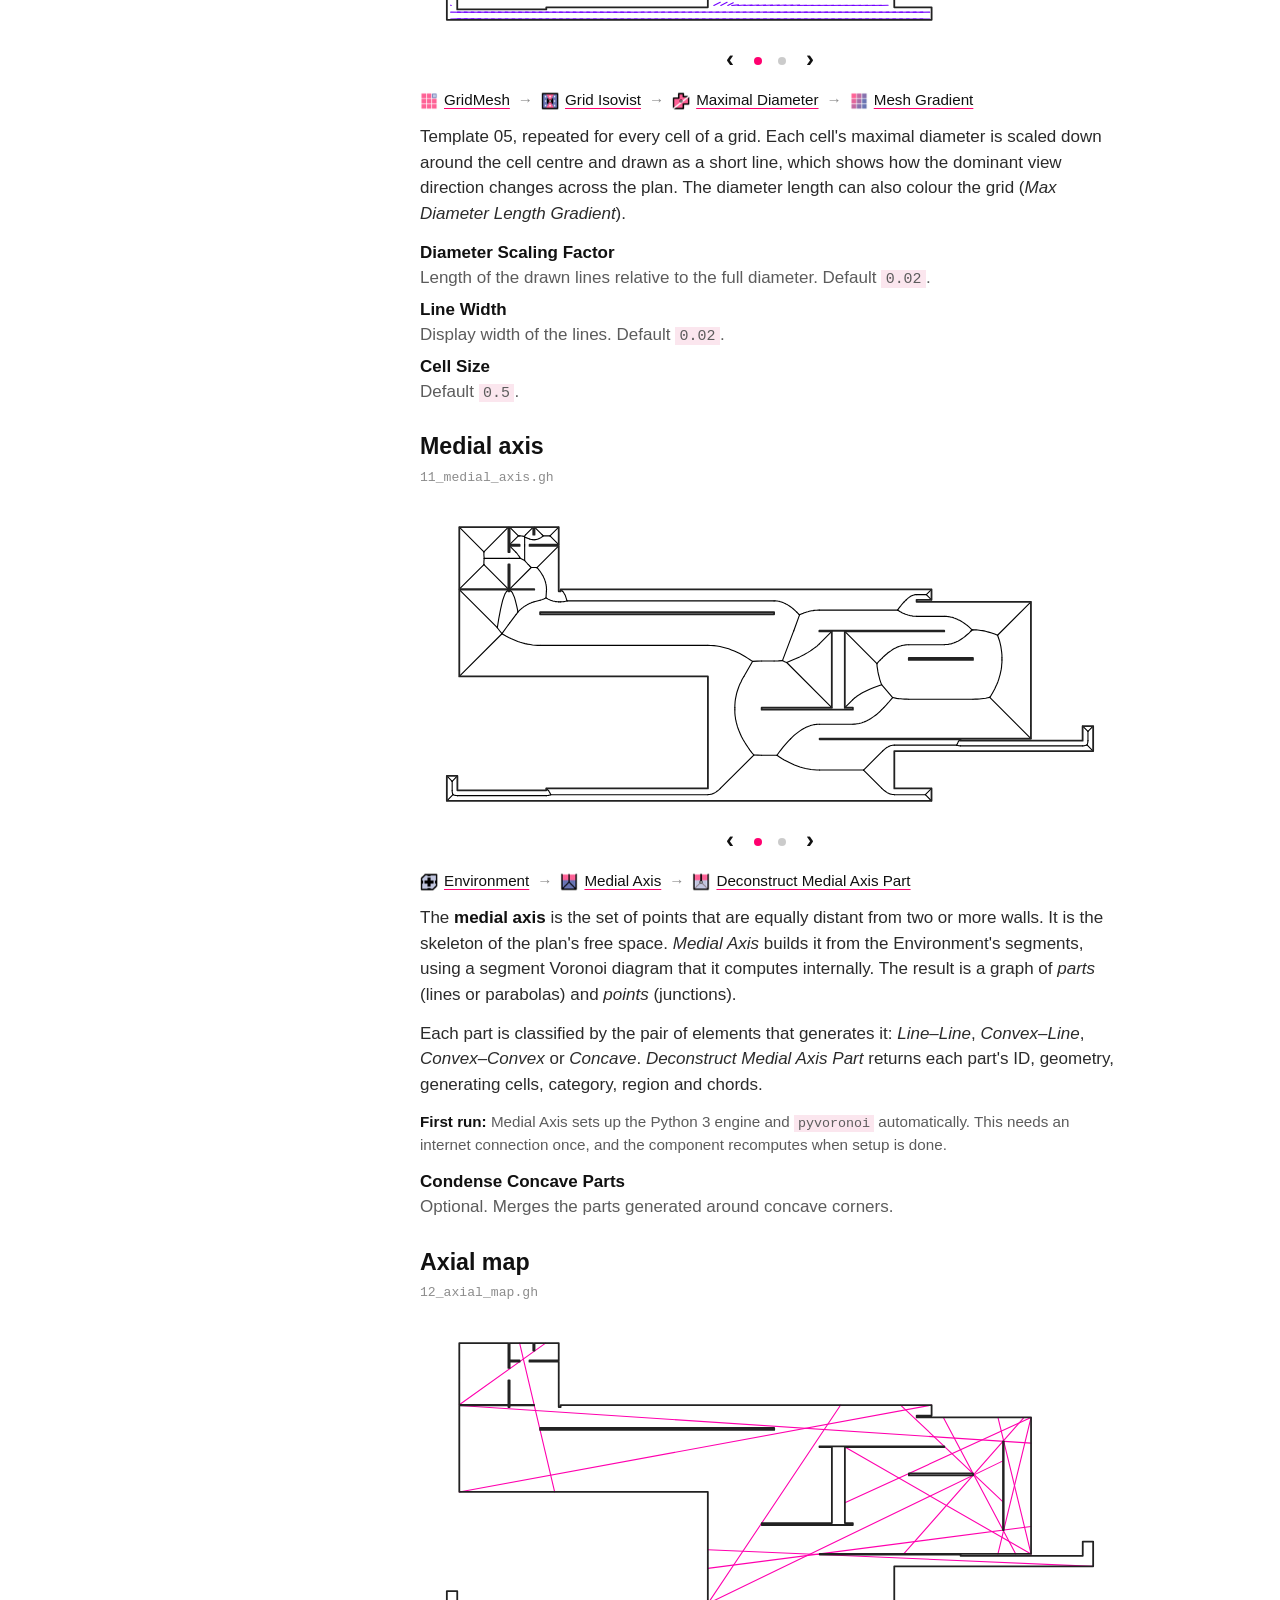
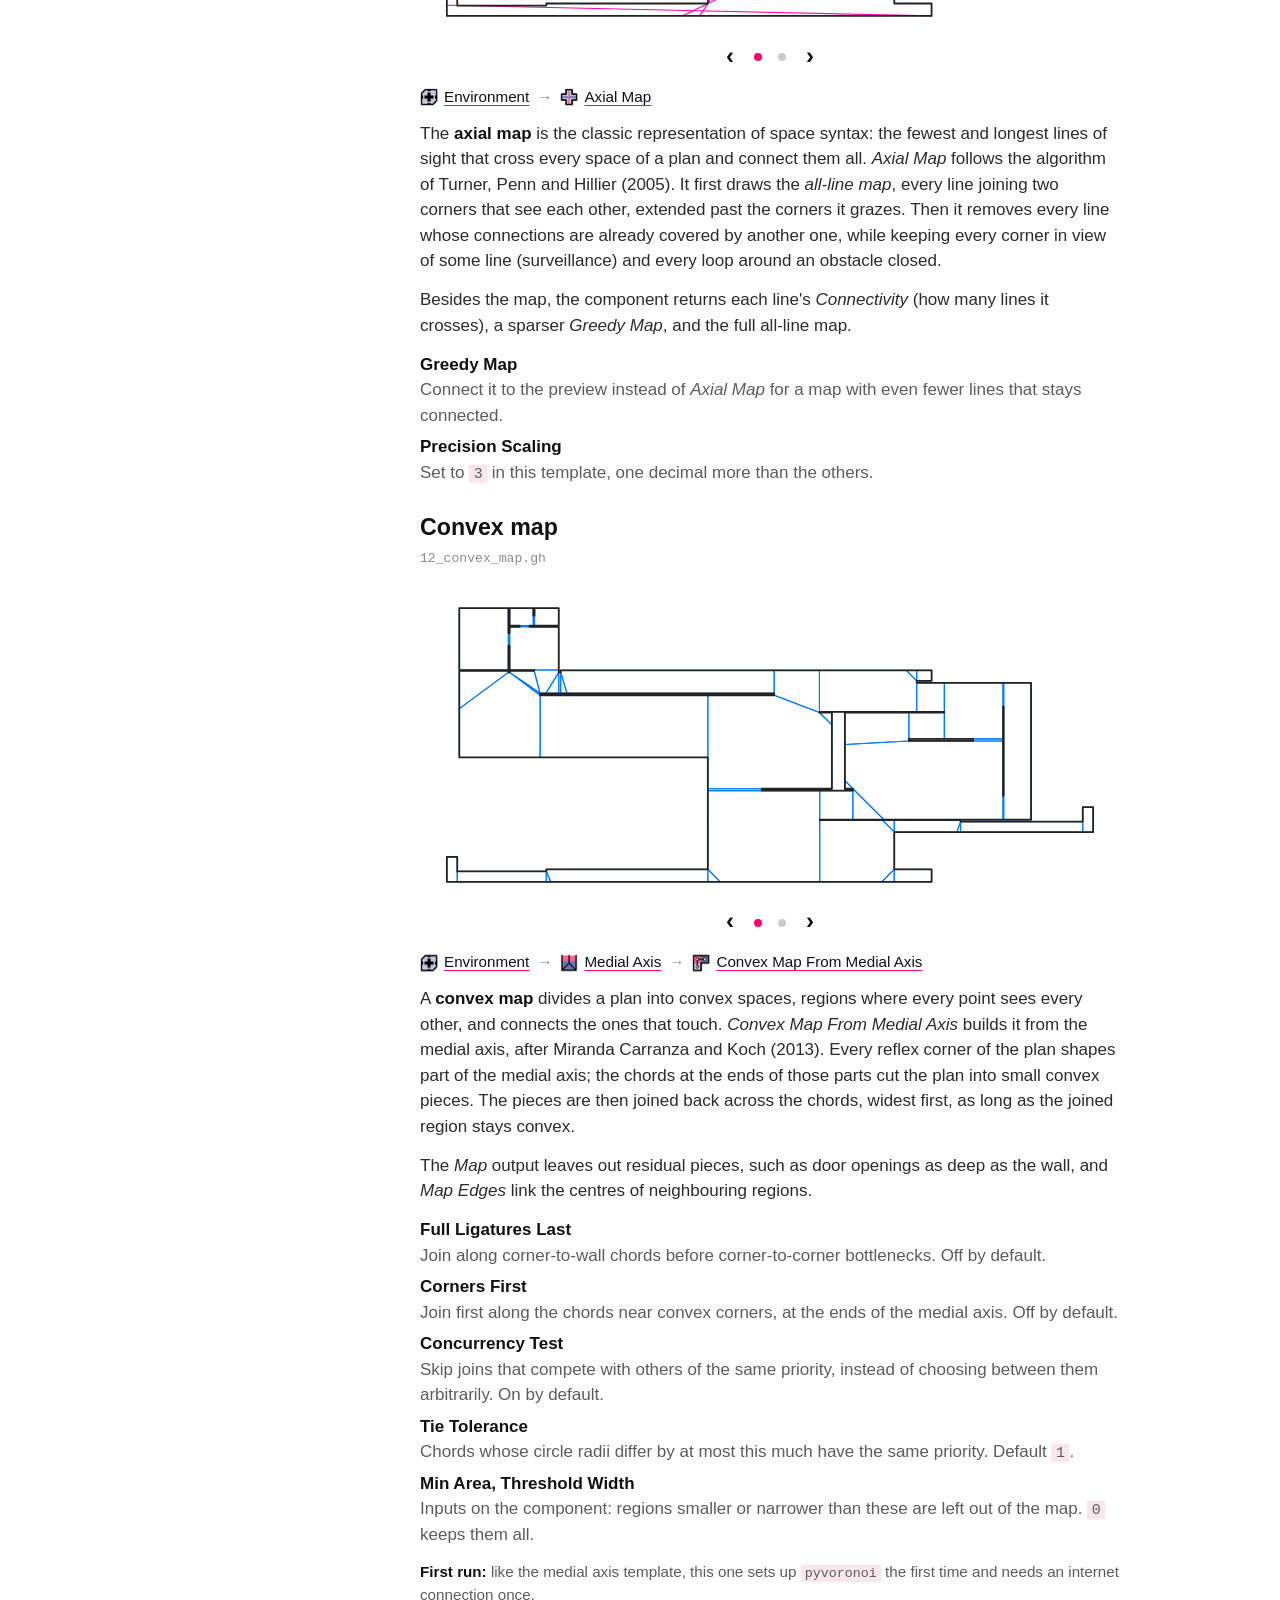
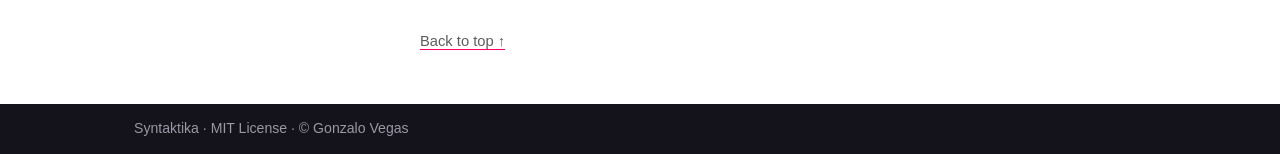
<file: templates.html>
<!doctype html>
<html lang="en">
<head>
  <meta charset="utf-8">
  <meta name="viewport" content="width=device-width, initial-scale=1">
  <title>Templates — Syntaktika</title>
  <meta name="description" content="The Grasshopper templates that ship with Syntaktika, explained one by one.">
  <link rel="icon" href="assets/logo.png">
  <link rel="stylesheet" href="assets/style.css">
</head>
<body>
  <header class="site-header">
    <div class="wrap wide">
      <a class="brand" href="index.html"><img src="assets/logo.png" alt="">Syntaktika</a>
      <nav class="nav">
        <a href="index.html">Overview</a>
        <a href="templates.html" aria-current="page">Templates</a>
        <a href="components.html">Components</a>
      </nav>
    </div>
  </header>

  <div class="wrap wide guide">
    <aside class="guide-nav" aria-label="Templates">
      <button class="guide-toggle" type="button" aria-expanded="false" aria-controls="guide-panel">
        <span class="guide-toggle-label">Contents</span>
        <span class="guide-current" aria-hidden="true"></span>
        <span class="guide-chevron" aria-hidden="true"></span>
      </button>
      <div class="guide-progress" aria-hidden="true"></div>
      <div class="guide-panel" id="guide-panel">
        <p class="guide-label">Templates</p>
        <ol class="guide-list">
          <li><a href="#setup"><span class="n">00</span>Common setup</a></li>
          <li><a href="#simple-isovist"><span class="n">01</span>Simple isovist</a></li>
          <li><a href="#grid-isovist"><span class="n">02</span>Grid isovist</a></li>
          <li><a href="#isovist-thresholds"><span class="n">03</span>Isovist thresholds</a></li>
          <li><a href="#environment-thresholds"><span class="n">04</span>Environment thresholds</a></li>
          <li><a href="#max-diameter"><span class="n">05</span>Maximal diameter</a></li>
          <li><a href="#max-diameter-grid"><span class="n">06</span>Maximal diameter grid</a></li>
          <li><a href="#medial-axis"><span class="n">07</span>Medial axis</a></li>
          <li><a href="#axial-map"><span class="n">08</span>Axial map</a></li>
          <li><a href="#convex-map"><span class="n">09</span>Convex map</a></li>
        </ol>
      </div>
    </aside>

  <main class="guide-main" id="guide-start">
    <p class="crumbs"><a href="index.html">Syntaktika</a> / Templates</p>
    <h1>Templates</h1>
    <p class="lede">Small, working Grasshopper definitions, each showing one analysis on the same example plan. </p>
    <p class="lede">Open them from the <a href="components.html#templates">Templates</a> component: right-click it and choose a file.</p>


      <!-- ===================================================== setup -->
      <section id="setup">
        <p class="eyebrow">Before you start</p>
        <h2>Common setup</h2>
        <p>Every template starts the same way. Two curve parameters and a slider feed an
          <strong>Environment</strong>, which every analysis then uses.</p>
        <ul class="flow">
          <li>Boundary, Obstacles</li>
          <li><img src="assets/icons/environment.png" alt=""><a href="components.html#environment">Environment</a></li>
        </ul>
        <dl class="params">
          <dt>Boundary</dt><dd>One closed curve: the outline of the plan.</dd>
          <dt>Obstacles</dt><dd>Walls, columns and other elements inside the boundary. Open or closed curves.</dd>
          <dt>Precision Scaling</dt><dd>Number of decimals kept by the integer geometry engine. Default <code>2</code>.</dd>
        </dl>
        <p>To analyse your own plan, right-click each curve parameter and choose
          <em>Set one Curve</em> (boundary) or <em>Set Multiple Curves</em> (obstacles). In the drawings
          below, dark lines are the input plan and coloured elements are what the template previews.</p>
      </section>

      <!-- ===================================================== 01 -->
      <section id="simple-isovist">
        <h2>Simple isovist</h2>
        <p class="file">01_simple_isovist.gh</p>
        <figure class="plan" data-definition="assets/templates/01_simple_isovist_definition.png"><img src="assets/templates/01_simple_isovist.svg" alt="Isovist polygon from a single point" loading="lazy"></figure>
        <ul class="flow">
          <li><img src="assets/icons/environment.png" alt=""><a href="components.html#environment">Environment</a></li>
          <li><img src="assets/icons/isovist.png" alt=""><a href="components.html#isovist">Isovist</a></li>
          <li><img src="assets/icons/deconstruct-isovist.png" alt=""><a href="components.html#deconstruct-isovist">Deconstruct Isovist</a></li>
        </ul>
        <p>An <strong>isovist</strong> is the region of space visible from one point. The template computes
          the isovist of the <em>Origin</em> point and fills its boundary with a surface so it reads as a
          polygon. <em>Deconstruct Isovist</em> gives its measures: area, perimeter, occlusivity (the total
          length of occluding edges, where the view continues behind an obstacle) and compactness.</p>
        <p>The isovist and its measures as a description of space were introduced by Michael Benedikt in
          <a href="https://doi.org/10.1068/b060047">To take hold of space: isovists and isovist fields</a>
          (<em>Environment and Planning B</em>, 6(1), 47–65, 1979).</p>
        <dl class="params">
          <dt>Origin</dt><dd>The viewpoint. Move it to see the isovist update.</dd>
        </dl>
      </section>

      <!-- ===================================================== 02 -->
      <section id="grid-isovist">
        <h2>Grid isovist</h2>
        <p class="file">02_grid_isovist.gh</p>
        <figure class="plan" data-definition="assets/templates/02_grid_isovist_definition.png"><img src="assets/templates/02_grid_isovist.svg" alt="Grid coloured by isovist area" loading="lazy"></figure>
        <ul class="flow">
          <li><img src="assets/icons/environment.png" alt=""><a href="components.html#environment">Environment</a></li>
          <li><img src="assets/icons/gridmesh.png" alt=""><a href="components.html#gridmesh">GridMesh</a></li>
          <li><img src="assets/icons/grid-isovist.png" alt=""><a href="components.html#grid-isovist">Grid Isovist</a></li>
          <li><img src="assets/icons/mesh-gradient.png" alt=""><a href="components.html#mesh-gradient">Mesh Gradient</a></li>
        </ul>
        <p>Computing isovists everywhere turns a single measurement into a map. <em>GridMesh</em> fills the
          plan with square cells, <em>Grid Isovist</em> computes an isovist from the centre of every cell,
          and <em>Mesh Gradient</em> colours the grid by <em>Isovist Area</em>. Large, open areas
          stand out against secluded corners.</p>
        <dl class="params">
          <dt>Cell Size</dt><dd>Grid resolution, default <code>0.3</code>. Smaller cells give a finer map; time grows with the number of cells.</dd>
          <dt>Values</dt><dd>Try connecting <em>Isovist Perimeter</em>, <em>Occlusivity</em> or <em>Compactness</em> instead of area.</dd>
          <dt>Gradient Index</dt><dd>Colour scheme: <code>0</code> Thermal, <code>1</code> Turbo (default), <code>2</code> Viridis, and more.</dd>
        </dl>
      </section>

      <!-- ===================================================== 03 -->
      <section id="isovist-thresholds">
        <h2>Isovist thresholds</h2>
        <p class="file">04_isovist_thresholds.gh</p>
        <figure class="plan" data-definition="assets/templates/04_isovist_thresholds_definition.png"><img src="assets/templates/04_isovist_thresholds.svg" alt="Isovist with its threshold lines" loading="lazy"></figure>
        <ul class="flow">
          <li><img src="assets/icons/isovist.png" alt=""><a href="components.html#isovist">Isovist</a></li>
          <li><img src="assets/icons/threshold-isovist.png" alt=""><a href="components.html#threshold-isovist">Threshold Isovist</a></li>
          <li><img src="assets/icons/deconstruct-threshold-isovist.png" alt=""><a href="components.html#deconstruct-threshold-isovist">Deconstruct Threshold Isovist</a></li>
          <li><img src="assets/icons/deconstruct-threshold.png" alt=""><a href="components.html#deconstruct-threshold">Deconstruct Threshold</a></li>
        </ul>
        <p>Thresholds are a method new to Syntaktika. Where an isovist is cut by an obstacle, its boundary has
          <em>occluding edges</em>: places where the view slips past a corner. Pairing occluding points on the
          left and right gives <strong>threshold lines</strong> that divide the isovist into nested regions,
          the partial views into the next space.</p>
        <p>Each threshold has a <em>depth</em> (how deeply it is nested, starting at 1) and a <em>potency</em>
          (how strongly it closes off what lies behind it). <em>Deconstruct Threshold Isovist</em> also reports
          summary measures such as maximum visible depth, mean threshold depth and distributedness.</p>
      </section>

      <!-- ===================================================== 04 -->
      <section id="environment-thresholds">
        <h2>Environment thresholds</h2>
        <p class="file">05_environment_thresholds.gh</p>
        <figure class="plan" data-definition="assets/templates/05_environment_thresholds_definition.png"><img src="assets/templates/05_environment_thresholds.svg" alt="Environment threshold lines across the plan" loading="lazy"></figure>
        <ul class="flow">
          <li><img src="assets/icons/gridmesh.png" alt=""><a href="components.html#gridmesh">GridMesh</a></li>
          <li><img src="assets/icons/grid-isovist.png" alt=""><a href="components.html#grid-isovist">Grid Isovist</a></li>
          <li><img src="assets/icons/grid-threshold-isovist.png" alt=""><a href="components.html#grid-threshold-isovist">Grid Threshold Isovist</a></li>
          <li><img src="assets/icons/deconstruct-e-threshold.png" alt=""><a href="components.html#deconstruct-e-threshold">Deconstruct E-Threshold</a></li>
        </ul>
        <p>One isovist's thresholds depend on where you stand. Computing thresholds from every cell of a
          grid and matching the ones that repeat gives <strong>environment thresholds</strong>: the
          thresholds of the plan itself. Each one records how many cells see it and the area of the plan
          it is seen from. Together they map the plan's main spatial transitions.</p>
        <p>The template draws the valid thresholds and remaps each one's <em>Validation Count</em> (the
          number of cells that see it) to line width, so the most widely seen thresholds are drawn
          heaviest.</p>
        <dl class="params">
          <dt>Min and Max widths</dt><dd>The line-width range the validation counts are remapped to, default <code>0.14</code>–<code>1</code>.</dd>
          <dt>Cell Size</dt><dd>Default <code>0.3</code>. Smaller cells mean more viewpoints, and thresholds are confirmed more reliably.</dd>
        </dl>
      </section>

      <!-- ===================================================== 05 -->
      <section id="max-diameter">
        <h2>Maximal diameter</h2>
        <p class="file">06_max_diameter.gh</p>
        <figure class="plan" data-definition="assets/templates/06_max_diameter_definition.png"><img src="assets/templates/06_max_diameter.svg" alt="Isovist with its maximal diameter" loading="lazy"></figure>
        <ul class="flow">
          <li><img src="assets/icons/isovist.png" alt=""><a href="components.html#isovist">Isovist</a></li>
          <li><img src="assets/icons/maximal-diameter.png" alt=""><a href="components.html#maximal-diameter">Maximal Diameter</a></li>
        </ul>
        <p>The <strong>maximal diameter</strong> is the longest straight line between two corners of an
          isovist. It gives the dominant direction of view from a point. <em>Maximal Diameter</em> also
          returns the diameters from every corner, and with a tolerance it returns all diameters close to
          the longest.</p>
        <dl class="params">
          <dt>Tolerance</dt><dd>Diameters whose length is within this value of the longest also count as maximal. Default <code>1</code>.</dd>
        </dl>
      </section>

      <!-- ===================================================== 06 -->
      <section id="max-diameter-grid">
        <h2>Maximal diameter grid</h2>
        <p class="file">07_grid_max_diameter.gh</p>
        <figure class="plan" data-definition="assets/templates/07_grid_max_diameter_definition.png"><img src="assets/templates/07_grid_max_diameter.svg" alt="Field of short lines showing maximal diameter direction" loading="lazy"></figure>
        <ul class="flow">
          <li><img src="assets/icons/gridmesh.png" alt=""><a href="components.html#gridmesh">GridMesh</a></li>
          <li><img src="assets/icons/grid-isovist.png" alt=""><a href="components.html#grid-isovist">Grid Isovist</a></li>
          <li><img src="assets/icons/maximal-diameter.png" alt=""><a href="components.html#maximal-diameter">Maximal Diameter</a></li>
          <li><img src="assets/icons/mesh-gradient.png" alt=""><a href="components.html#mesh-gradient">Mesh Gradient</a></li>
        </ul>
        <p>Template 05, repeated for every cell of a grid. Each cell's maximal diameter is scaled down
          around the cell centre and drawn as a short line, which shows how the dominant view direction
          changes across the plan. The diameter length can also colour the grid
          (<em>Max Diameter Length Gradient</em>).</p>
        <dl class="params">
          <dt>Diameter Scaling Factor</dt><dd>Length of the drawn lines relative to the full diameter. Default <code>0.02</code>.</dd>
          <dt>Line Width</dt><dd>Display width of the lines. Default <code>0.02</code>.</dd>
          <dt>Cell Size</dt><dd>Default <code>0.5</code>.</dd>
        </dl>
      </section>

      <!-- ===================================================== 07 -->
      <section id="medial-axis">
        <h2>Medial axis</h2>
        <p class="file">11_medial_axis.gh</p>
        <figure class="plan" data-definition="assets/templates/11_medial_axis_definition.png"><img src="assets/templates/11_medial_axis.svg" alt="Medial axis of the plan" loading="lazy"></figure>
        <ul class="flow">
          <li><img src="assets/icons/environment.png" alt=""><a href="components.html#environment">Environment</a></li>
          <li><img src="assets/icons/medial-axis.png" alt=""><a href="components.html#medial-axis">Medial Axis</a></li>
          <li><img src="assets/icons/deconstruct-medial-axis-part.png" alt=""><a href="components.html#deconstruct-medial-axis-part">Deconstruct Medial Axis Part</a></li>
        </ul>
        <p>The <strong>medial axis</strong> is the set of points that are equally distant from two or more
          walls. It is the skeleton of the plan's free space. <em>Medial Axis</em> builds it from the
          Environment's segments, using a segment Voronoi diagram that it computes internally. The result
          is a graph of <em>parts</em> (lines or parabolas) and <em>points</em> (junctions).</p>
        <p>Each part is classified by the pair of elements that generates it: <em>Line–Line</em>,
          <em>Convex–Line</em>, <em>Convex–Convex</em> or <em>Concave</em>. <em>Deconstruct Medial Axis
          Part</em> returns each part's ID, geometry, generating cells, category, region and chords.</p>
        <p class="note"><strong>First run:</strong> Medial Axis sets up the Python 3 engine and
          <code>pyvoronoi</code> automatically. This needs an internet connection once, and the component
          recomputes when setup is done.</p>
        <dl class="params">
          <dt>Condense Concave Parts</dt><dd>Optional. Merges the parts generated around concave corners.</dd>
        </dl>
      </section>

      <!-- ===================================================== 08 -->
      <section id="axial-map">
        <h2>Axial map</h2>
        <p class="file">12_axial_map.gh</p>
        <figure class="plan" data-definition="assets/templates/12_axial_map_definition.png"><img src="assets/templates/12_axial_map.svg" alt="Axial lines crossing the plan" loading="lazy"></figure>
        <ul class="flow">
          <li><img src="assets/icons/environment.png" alt=""><a href="components.html#environment">Environment</a></li>
          <li><img src="assets/icons/axial-map.png" alt=""><a href="components.html#axial-map">Axial Map</a></li>
        </ul>
        <p>The <strong>axial map</strong> is the classic representation of space syntax: the fewest and
          longest lines of sight that cross every space of a plan and connect them all. <em>Axial Map</em>
          follows the algorithm of Turner, Penn and Hillier (2005). It first draws the <em>all-line map</em>,
          every line joining two corners that see each other, extended past the corners it grazes. Then it
          removes every line whose connections are already covered by another one, while keeping every
          corner in view of some line (surveillance) and every loop around an obstacle closed.</p>
        <p>Besides the map, the component returns each line's <em>Connectivity</em> (how many lines it
          crosses), a sparser <em>Greedy Map</em>, and the full all-line map.</p>
        <dl class="params">
          <dt>Greedy Map</dt><dd>Connect it to the preview instead of <em>Axial Map</em> for a map with even fewer lines that stays connected.</dd>
          <dt>Precision Scaling</dt><dd>Set to <code>3</code> in this template, one decimal more than the others.</dd>
        </dl>
      </section>

      <!-- ===================================================== 09 -->
      <section id="convex-map">
        <h2>Convex map</h2>
        <p class="file">12_convex_map.gh</p>
        <figure class="plan" data-definition="assets/templates/12_convex_map_definition.png"><img src="assets/templates/12_convex_map.svg" alt="The plan divided into convex regions" loading="lazy"></figure>
        <ul class="flow">
          <li><img src="assets/icons/environment.png" alt=""><a href="components.html#environment">Environment</a></li>
          <li><img src="assets/icons/medial-axis.png" alt=""><a href="components.html#medial-axis">Medial Axis</a></li>
          <li><img src="assets/icons/convex-map-from-medial-axis.png" alt=""><a href="components.html#convex-map-from-medial-axis">Convex Map From Medial Axis</a></li>
        </ul>
        <p>A <strong>convex map</strong> divides a plan into convex spaces, regions where every point sees
          every other, and connects the ones that touch. <em>Convex Map From Medial Axis</em> builds it
          from the medial axis, after Miranda Carranza and Koch (2013). Every reflex corner of the plan
          shapes part of the medial axis; the chords at the ends of those parts cut the plan into small
          convex pieces. The pieces are then joined back across the chords, widest first, as long as the
          joined region stays convex.</p>
        <p>The <em>Map</em> output leaves out residual pieces, such as door openings as deep as the wall,
          and <em>Map Edges</em> link the centres of neighbouring regions.</p>
        <dl class="params">
          <dt>Full Ligatures Last</dt><dd>Join along corner-to-wall chords before corner-to-corner bottlenecks. Off by default.</dd>
          <dt>Corners First</dt><dd>Join first along the chords near convex corners, at the ends of the medial axis. Off by default.</dd>
          <dt>Concurrency Test</dt><dd>Skip joins that compete with others of the same priority, instead of choosing between them arbitrarily. On by default.</dd>
          <dt>Tie Tolerance</dt><dd>Chords whose circle radii differ by at most this much have the same priority. Default <code>1</code>.</dd>
          <dt>Min Area, Threshold Width</dt><dd>Inputs on the component: regions smaller or narrower than these are left out of the map. <code>0</code> keeps them all.</dd>
        </dl>
        <p class="note"><strong>First run:</strong> like the medial axis template, this one sets up
          <code>pyvoronoi</code> the first time and needs an internet connection once.</p>
      </section>

      <p class="back-top"><a href="#guide-start">Back to top ↑</a></p>
  </main>
  </div>

  <footer class="site-footer">
    <div class="wrap wide">Syntaktika · MIT License · © Gonzalo Vegas</div>
  </footer>

  <script src="assets/templates.js"></script>
  <script>
    // Template figures: the drawing and the Grasshopper definition share one fixed frame, switched with
    // < dots > below it. The definition loads the first time it is shown. Clicking the image expands it.
    var box = document.createElement('div');
    box.className = 'lightbox'; box.hidden = true;
    box.setAttribute('role', 'dialog'); box.setAttribute('aria-modal', 'true'); box.setAttribute('aria-label', 'Expanded image');
    box.innerHTML = '<button type="button" class="lightbox-close" aria-label="Close">×</button><img alt="">';
    document.body.appendChild(box);
    var boxImg = box.querySelector('img'), boxClose = box.querySelector('.lightbox-close'), lastFocus = null;
    function expand(img) {
      boxImg.src = img.currentSrc || img.src; boxImg.alt = img.alt;
      lastFocus = document.activeElement; box.hidden = false; document.body.style.overflow = 'hidden'; boxClose.focus();
    }
    function collapse() {
      if (box.hidden) return;
      box.hidden = true; document.body.style.overflow = ''; if (lastFocus) lastFocus.focus();
    }
    box.addEventListener('click', collapse);
    document.addEventListener('keydown', function (e) { if (e.key === 'Escape') collapse(); });
    document.querySelectorAll('figure.plan[data-definition]').forEach(function (fig) {
      var drawing = fig.querySelector('img'), cap = fig.querySelector('figcaption');
      if (!drawing) return;
      var stage = document.createElement('div');
      stage.className = 'plan-stage';
      var def = document.createElement('img');
      def.alt = 'The template in Grasshopper'; def.hidden = true;
      drawing.parentNode.insertBefore(stage, drawing);
      stage.appendChild(drawing); stage.appendChild(def);
      var views = [drawing, def], labels = ['Drawing', 'Grasshopper definition'], i = 0, dots = [];
      function show(n) {
        i = (n + 2) % 2;
        if (i === 1 && !def.getAttribute('src')) def.src = fig.dataset.definition;
        views.forEach(function (v, k) { v.hidden = k !== i; dots[k].setAttribute('aria-current', k === i ? 'true' : 'false'); });
      }
      function btn(cls, label, text, onClick) {
        var b = document.createElement('button');
        b.type = 'button'; b.className = cls; b.setAttribute('aria-label', label); b.textContent = text;
        b.addEventListener('click', onClick); return b;
      }
      var nav = document.createElement('div');
      nav.className = 'gallery-nav plan-nav';
      nav.appendChild(btn('gallery-btn', 'Previous view', '‹', function () { show(i - 1); }));
      labels.forEach(function (l, k) { var d = btn('gallery-dot', l, '', function () { show(k); }); dots.push(d); nav.appendChild(d); });
      nav.appendChild(btn('gallery-btn', 'Next view', '›', function () { show(i + 1); }));
      fig.insertBefore(nav, cap || null);
      stage.addEventListener('click', function () { expand(views[i]); });
      show(0);
    });
  </script>
</body>
</html>
</file>
<file: assets/style.css>
/* Syntaktika documentation. One stylesheet, no build step. Ink on white with the rose accent from the logo. */

:root {
  --bg: #ffffff;
  --ink: #111111;
  --text: #2b2b2b;
  --muted: #5c5c5c;
  --faint: #8c8c8c;
  --tint: #fbe6ee;      /* a step darker than the page, for code, hovers and inputs */
  --line: #e8e6ea;

  --rose: #ff006f;       /* rgb(255, 0, 111), matches the hero animation */
  --blue: #6874b2;       /* logo blue */
  --rose-ink: #d1005b;   /* same hue, dark enough for text on white (5.4:1) */
  --rose-soft: #ffdbe9;  /* active menu items; darker than --tint so they stand out */
  --night: #14121a;      /* logo near-black */

  --sans: Aptos, "Segoe UI", "Helvetica Neue", Arial, sans-serif;
  --mono: "Aptos Mono", Consolas, "Cascadia Mono", ui-monospace, monospace;

  --measure: 700px;
  color-scheme: light;
}

*, *::before, *::after { box-sizing: border-box; }

html { scroll-padding-top: 24px; }

body {
  margin: 0;
  background: var(--bg);
  color: var(--text);
  font: 17px/1.5 var(--sans);
  -webkit-font-smoothing: antialiased;
}

img { max-width: 100%; height: auto; display: block; }
/* White image backgrounds take the colour behind them; the hero animation keeps its own colours. */
main img { mix-blend-mode: multiply; }
main .hero-mark img { mix-blend-mode: normal; }

a { color: var(--ink); text-decoration: underline; text-decoration-color: var(--rose); text-underline-offset: 3px; text-decoration-thickness: 1px; }
a:hover { color: var(--rose-ink); text-decoration-color: var(--rose-ink); }
::selection { background: var(--rose); color: #fff; }

h1, h2, h3 { color: var(--ink); font-weight: 600; line-height: 1.25; margin: 0 0 .45em; }
h1 { font-size: 2.1rem; letter-spacing: -0.02em; font-weight: 700; }
h2 { font-size: 1.45rem; margin-top: 1.2em; }
h3 { font-size: 1.12rem; margin-top: 1em; }
p, ul, ol, dl { margin: 0 0 .8em; }
strong { color: var(--ink); font-weight: 600; }
code { font-family: var(--mono); font-size: .88em; background: var(--tint); padding: .08em .3em; }

.wrap { max-width: var(--measure); margin: 0 auto; padding: 0 16px; }
@media (min-width: 720px) { .wrap { padding: 0 24px; } }

/* ---------- header and footer ---------- */
.site-header { position: relative; z-index: 20; background: var(--bg); }
.site-header .wrap { display: flex; align-items: center; flex-wrap: wrap; gap: 4px 24px; padding-top: 12px; padding-bottom: 10px; }
.brand { display: flex; align-items: center; gap: 10px; font-weight: 600; font-size: 1.2rem; text-decoration: none; }
.brand img { width: 22px; height: 22px; align-self: center; }
.nav { display: flex; flex-wrap: wrap; gap: 4px; margin-left: auto; }
.nav a { color: var(--muted); text-decoration: none; padding: 5px 12px; font-size: .95rem; transition: background-color .15s, color .15s; }
.nav a:hover { color: var(--ink); background: var(--tint); }
.nav a[aria-current="page"] { color: var(--rose-ink); background: var(--rose-soft); font-weight: 600; }

.site-footer { margin-top: 24px; padding: 14px 0 16px; background: var(--night); color: #9b97a6; font-size: .88rem; }
.site-footer a { color: #e9e6ee; }
.site-footer a:hover { color: var(--rose); }
.home + .site-footer { margin-top: 0; }

main { padding-bottom: 16px; }

/* ---------- page elements ---------- */
.lede { font-size: 1.15rem; color: var(--muted); }
.muted, .note { color: var(--muted); }
.note { font-size: .95rem; }

figure { margin: .8em 0; }
figcaption { font-size: .88rem; color: var(--faint); margin-top: .3em; }

.contents { list-style: none; padding: 0; columns: 1; }
.contents li { margin: .15em 0; }
.contents span { color: var(--faint); font-variant-numeric: tabular-nums; display: inline-block; min-width: 3.4em; }

pre.cite { background: var(--night); color: #e9e6ee; border-left: 3px solid var(--rose); padding: 18px 20px; overflow-x: auto; font: .85rem/1.6 var(--mono); margin: 0; white-space: pre-wrap; }

/* ---------- templates ---------- */
.file { font-family: var(--mono); font-size: .82rem; color: var(--faint); margin: -.3em 0 0; }
.plan img { width: 100%; max-height: 440px; object-fit: contain; }
/* drawing and Grasshopper definition share one frame, so switching does not move the page */
.plan-stage { aspect-ratio: 2.15 / 1; cursor: zoom-in; }
.plan-stage img { display: block; width: 100%; height: 100%; max-height: none; object-fit: contain; }
.plan-stage img[hidden] { display: none; }
.plan-nav { margin-top: 4px; }
.lightbox { position: fixed; inset: 0; z-index: 100; display: flex; align-items: center; justify-content: center;
  padding: 24px; background: rgba(255, 255, 255, .97); cursor: zoom-out; }
.lightbox[hidden] { display: none; }
.lightbox img { max-width: 100%; max-height: 100%; width: auto; height: auto; object-fit: contain; }
.lightbox img[src$=".svg"] { width: 100%; height: 100%; }
.lightbox-close { position: absolute; top: 12px; right: 16px; width: 40px; height: 40px; border: 0; border-radius: 50%;
  background: none; font-size: 28px; line-height: 1; color: var(--ink); cursor: pointer; }
.lightbox-close:hover { background: var(--rose-soft); color: var(--rose-ink); }
.lightbox-close:focus-visible { outline: 2px solid var(--rose); outline-offset: 2px; }

.flow { list-style: none; padding: 0; display: flex; flex-wrap: wrap; align-items: center; gap: 4px 8px; font-size: .95rem; }
.flow li { display: inline-flex; align-items: center; gap: 6px; }
.flow li + li::before { content: "→"; color: var(--faint); margin-right: 2px; }
.flow img { width: 18px; height: 18px; }

dl.params dt { color: var(--ink); font-weight: 600; margin-top: .35em; }
dl.params dd { margin: 0; color: var(--muted); }

/* ---------- components ---------- */
.search { width: 100%; padding: 12px 18px; border: 1px solid var(--line); background: var(--tint); color: var(--ink); font: inherit; }
.search:focus { outline: 2px solid var(--rose); outline-offset: 1px; background: var(--bg); }
.toolbar { display: flex; flex-wrap: wrap; align-items: center; gap: 8px 20px; margin: 6px 0 4px; font-size: .92rem; color: var(--muted); }
.count { color: var(--faint); margin-left: auto; }
.cats { list-style: none; padding: 0; display: flex; flex-wrap: wrap; gap: 2px 16px; font-size: .95rem; }

.subcat h2 { display: flex; align-items: baseline; gap: 10px; }
.subcat h2 span { font-size: .9rem; font-weight: 400; color: var(--faint); }
.subcat p { color: var(--muted); margin-bottom: .4em; }

.comp { margin: 0 0 4px; }
.comp > summary { list-style: none; cursor: pointer; display: grid; grid-template-columns: 22px 1fr; gap: 12px; align-items: start; padding: 6px 0; }
.comp > summary::-webkit-details-marker { display: none; }
.comp > summary img { width: 22px; height: 22px; margin-top: 2px; }
.comp-title { color: var(--ink); font-weight: 600; }
.comp-nick { font-family: var(--mono); font-size: .78rem; color: var(--faint); margin-left: 8px; font-weight: 400; }
.comp-desc { color: var(--muted); font-size: .95rem; white-space: pre-line; }
.comp > summary:hover .comp-title { color: var(--rose-ink); }
.comp[open] > summary .comp-title { color: var(--rose-ink); }
.comp-body { padding: 0 0 10px 34px; }
@media (max-width: 600px) { .comp-body { padding-left: 0; } }
.comp-body h4 { font-size: .8rem; font-weight: 600; color: var(--faint); margin: 10px 0 2px; }
table.ptable { width: 100%; border-collapse: collapse; font-size: .9rem; }
table.ptable td { padding: 4px 12px 4px 0; vertical-align: top; }
table.ptable td:first-child { white-space: nowrap; color: var(--ink); width: 1%; }
table.ptable td:nth-child(2) { white-space: nowrap; color: var(--faint); font-size: .84rem; width: 1%; }
table.ptable td:last-child { color: var(--muted); white-space: pre-line; padding-right: 0; }
@media (max-width: 600px) {
  table.ptable, table.ptable tbody, table.ptable tr, table.ptable td { display: block; width: auto; }
  table.ptable tr { padding: 4px 0; }
  table.ptable td, table.ptable td:first-child, table.ptable td:nth-child(2) { padding: 0; width: auto; white-space: normal; }
  table.ptable td:first-child { display: inline; }
  table.ptable td:nth-child(2) { display: inline; margin-left: .5em; }
}
.empty { color: var(--faint); padding: 32px 0; }

/* ---------- guide layout (templates): sticky sidebar menu + content ---------- */
.wrap.wide { max-width: 1060px; }

.crumbs { font-size: .88rem; color: var(--faint); margin: 8px 0 .6em; }
.crumbs a { color: var(--muted); text-decoration: none; }
.crumbs a:hover { color: var(--ink); }
.guide-meta { display: flex; flex-wrap: wrap; gap: 4px 14px; font-size: .9rem; color: var(--faint); }
.guide-meta span:empty { display: none; }
.guide-meta span + span::before { content: "·"; margin-right: 14px; }
.eyebrow { font-size: .78rem; font-weight: 700; letter-spacing: .1em; text-transform: uppercase; color: var(--rose-ink); margin: 1.8em 0 .2em; }
.eyebrow + h2 { margin-top: 0; }
.back-top { margin-top: 1.6em; font-size: .92rem; }
.back-top a { color: var(--muted); }

.guide-nav { font-size: .93rem; }
.guide-label { font-size: .78rem; font-weight: 600; letter-spacing: .08em; text-transform: uppercase; color: var(--faint); margin: 0 0 10px; }
.guide-progress { display: flex; gap: 3px; height: 2px; }
.guide-progress i { flex: 1; background: var(--tint); transition: background-color .15s; }
.guide-progress i.on { background: var(--rose); }

.guide-list { list-style: none; padding: 0; margin: 0; }
.guide-list a { display: flex; gap: 12px; align-items: baseline; padding: 6px 10px; color: var(--muted); text-decoration: none; line-height: 1.35; }
.guide-list a:hover { color: var(--ink); }
.guide-list a[aria-current] { color: var(--rose-ink); background: var(--rose-soft); font-weight: 600; }
.guide-list .n { flex: none; width: 1.6em; color: var(--faint); font-weight: 400; font-variant-numeric: tabular-nums; font-size: .85em; }
.guide-list a[aria-current] .n { color: var(--rose-ink); }

.guide-toggle { display: none; }
.guide-main section { scroll-margin-top: 24px; }

/* Desktop: two columns, the menu stays in view. */
@media (min-width: 960px) {
  .guide { display: grid; grid-template-columns: 230px minmax(0, var(--measure)); gap: 56px; align-items: start; }
  .guide-nav { position: sticky; top: 24px; max-height: calc(100vh - 48px); overflow-y: auto; padding-top: 14px; display: flex; flex-direction: column; }
  .guide-nav .guide-progress { order: 2; margin: 0 10px 12px 0; }
  .guide-panel { display: contents; }
  .guide-label { order: 1; padding-right: 10px; }
  .guide-list { order: 3; }
}

/* Mobile and tablet: the menu collapses into a sticky bar above the content. */
@media (max-width: 959px) {
  html { scroll-padding-top: 64px; }
  .guide-main section { scroll-margin-top: 64px; }
  .guide { max-width: var(--measure); }
  .guide-nav { position: sticky; top: 0; z-index: 10; background: var(--bg); margin: 0 -16px; padding: 0 16px; }
  .guide-toggle { display: flex; align-items: center; gap: 10px; width: 100%; padding: 12px 0 10px; border: 0; background: none; font: inherit; color: var(--ink); cursor: pointer; text-align: left; }
  .guide-toggle-label { font-weight: 600; }
  .guide-current { flex: 1; min-width: 0; color: var(--muted); white-space: nowrap; overflow: hidden; text-overflow: ellipsis; }
  .guide-chevron { width: 8px; height: 8px; border-right: 1.5px solid var(--muted); border-bottom: 1.5px solid var(--muted); transform: rotate(45deg) translateY(-3px); transition: transform .15s; }
  .guide-nav.open .guide-chevron { transform: rotate(-135deg) translate(-2px, 0); }
  .guide-panel { display: none; padding: 12px 0 14px; max-height: 70vh; overflow-y: auto; }
  .guide-nav.open .guide-panel { display: block; }
  .guide-nav.open { box-shadow: 0 10px 18px -14px rgba(0,0,0,.35); }
}
@media (min-width: 720px) and (max-width: 959px) { .guide-nav { margin: 0 -24px; padding: 0 24px; } }

/* ---------- components sidebar: one drop-down per category ---------- */
.side-cat { margin: 0 0 2px; }
.side-cat > summary { list-style: none; cursor: pointer; display: flex; align-items: center; gap: 10px; padding: 6px 10px; color: var(--ink); font-weight: 600; user-select: none; }
.side-cat > summary::-webkit-details-marker { display: none; }
.side-cat > summary::before { content: ""; flex: none; width: 6px; height: 6px; border-right: 1.5px solid var(--faint); border-bottom: 1.5px solid var(--faint); transform: rotate(-45deg); transition: transform .15s; margin-right: 2px; }
.side-cat[open] > summary::before { transform: rotate(45deg) translate(-1px, -1px); }
.side-cat > summary:hover { background: var(--tint); }
.side-name { flex: 1; }
.side-count { color: var(--faint); font-weight: 400; font-size: .85em; font-variant-numeric: tabular-nums; }
.side-list { list-style: none; padding: 0 0 8px; margin: 0; }
.side-list a { display: flex; align-items: center; gap: 9px; padding: 4px 10px 4px 28px; color: var(--muted); text-decoration: none; font-size: .9rem; line-height: 1.3; }
.side-list a:hover { color: var(--ink); }
.side-list a[aria-current] { color: var(--rose-ink); background: var(--rose-soft); font-weight: 600; }
.side-list img { width: 16px; height: 16px; flex: none; }
.side-empty { color: var(--faint); padding: 6px 10px; margin: 0; }
.subcat { scroll-margin-top: 24px; }
.comp { scroll-margin-top: 24px; }
@media (min-width: 960px) { .guide-nav .side-cats { order: 3; } }
@media (max-width: 959px) { .subcat, .comp { scroll-margin-top: 64px; } }

/* ---------- buttons ---------- */
.btn { display: inline-flex; align-items: center; justify-content: center; gap: 8px; padding: 12px 22px; font-weight: 600; font-size: 1rem; line-height: 1.2; text-decoration: none; border: 1.5px solid transparent; transition: background-color .15s, color .15s, border-color .15s, transform .15s; }
.btn:hover { transform: translateY(-1px); }
.btn-sm { padding: 7px 16px; font-size: .9rem; }
.btn-primary { background: var(--rose); color: #fff; }
.btn-primary:hover { background: var(--rose-ink); color: #fff; }
.btn-secondary { background: var(--bg); color: var(--ink); border-color: var(--ink); }
.btn-secondary:hover { background: var(--ink); color: #fff; }

/* ---------- home ---------- */
main.home { padding-bottom: 0; overflow-x: clip; }
.home h1, .home h2, .home h3 { margin-top: 0; }
.cards, .split { grid-template-columns: minmax(0, 1fr); }
.split > * { min-width: 0; }

.hero { padding: 0; }
.hero-mark { margin: 0; }
/* The animation's pink band fills the window width exactly, with no white around it.
   In the 1807 x 569 file the band runs x 18-1771, y 49-537; the crop keeps x 20-1769, y 51-535
   (1750 x 485, 2px inside its soft edge). Percentage margins are relative to the window width,
   so: width = 1807/1750, left = -20/1750, top = -51/1750, bottom = -(569-536)/1750. */
.hero-mark { overflow: hidden; }
.hero-mark img { display: block; max-width: none; height: auto;
  width: 103.2571%; margin: -2.9143% 0 -1.8857% -1.1429%; }
.intro { padding: 12px 0 24px; text-align: center; }
@media (min-width: 900px) { .intro { padding: 16px 0 28px; } }
.intro .lede { font-size: 1.2rem; color: var(--text); max-width: 36em; margin: 0 auto; }
.intro .cta-row { justify-content: center; }
.cta-row { display: flex; flex-wrap: wrap; gap: 12px; margin: 14px 0 0; }


.section { padding: 20px 0; }
@media (min-width: 900px) { .section { padding: 28px 0; } }
.section-tint { background: var(--bg); }
.section .eyebrow { margin-top: 0; }
.section-title { font-size: clamp(1.7rem, 3.4vw, 2.4rem); letter-spacing: -0.025em; font-weight: 700; line-height: 1.12; }
.section-lede { color: var(--muted); font-size: 1.1rem; max-width: 40em; }

.cards { display: grid; gap: 32px 40px; margin-top: 8px; }
@media (min-width: 760px) { .cards { grid-template-columns: 1fr 1fr; } }
.card { display: flex; flex-direction: column; border: 1px solid var(--line); padding: 16px 18px 18px; transition: border-color .15s; }
.card:hover, .card:has(:focus-visible) { border-color: var(--rose); }
.card-media { overflow: hidden; margin-bottom: 4px; aspect-ratio: 16 / 10; display: flex; align-items: center; justify-content: center; }
.card-media img { width: 100%; height: 100%; object-fit: contain; mix-blend-mode: multiply; }
/* card galleries: several images per method, stepped with arrows or dots */
.gallery { position: relative; }
.gallery img[hidden] { display: none; }
.gallery:focus-visible { outline: 2px solid var(--rose); outline-offset: 2px; }
.gallery-nav { display: flex; justify-content: center; align-items: center; gap: 2px; margin: 0; }
.gallery-btn { width: 30px; height: 30px; padding: 0 0 3px; border: 0; border-radius: 50%; background: none;
  color: var(--ink); font: 600 1.5rem/1 var(--sans); cursor: pointer; display: flex; align-items: center; justify-content: center; }
.gallery-btn:hover { background: var(--rose-soft); color: var(--rose-ink); }
.gallery-btn:focus-visible, .gallery-dot:focus-visible { outline: 2px solid var(--rose); outline-offset: 1px; border-radius: 50%; }
.gallery-dot { width: 22px; height: 22px; padding: 0; border: 0; background: none; cursor: pointer; position: relative; }
.gallery-dot::before { content: ""; position: absolute; inset: 7px; border-radius: 50%; background: var(--faint); opacity: .45; }
.gallery-dot[aria-current="true"]::before { background: var(--rose); opacity: 1; }
.gallery-title { text-align: center; font-size: .78rem; font-weight: 700; letter-spacing: .1em; text-transform: uppercase;
  color: var(--rose-ink); margin: 0 0 12px; min-height: 1.4em; }
.gallery-title:empty { display: none; }
.gallery-nav:has(+ .gallery-title:empty) { margin-bottom: 10px; }
/* replay button: top-right of a card image, shown on hover (always shown on touch screens) */
.card-media { position: relative; }
.replay { position: absolute; top: 8px; right: 8px; width: 34px; height: 34px; padding: 0; border: 1px solid var(--line);
  border-radius: 50%; background: rgba(255,255,255,.92); color: var(--ink); cursor: pointer;
  display: flex; align-items: center; justify-content: center; opacity: 0; transition: opacity .15s, background .15s, color .15s; }
.replay[hidden] { display: none; }
.replay svg { width: 18px; height: 18px; fill: none; stroke: currentColor; stroke-width: 2; stroke-linecap: round; stroke-linejoin: round; }
.card-media:hover .replay, .replay:focus-visible { opacity: 1; }
.replay:hover { background: var(--rose-soft); color: var(--rose-ink); }
.replay:focus-visible { outline: 2px solid var(--rose); outline-offset: 1px; }
@media (hover: none) { .replay { opacity: .85; } }
.card-label { font-size: .78rem; font-weight: 700; letter-spacing: .1em; text-transform: uppercase; color: var(--rose-ink); margin-bottom: .4em; }
.card h3 { font-size: 1.35rem; letter-spacing: -0.01em; }
.card p { color: var(--muted); }
.more { margin-top: auto; font-weight: 600; text-decoration: none; color: var(--ink); }
.more::after { content: " \2192"; color: var(--rose); }
.more:hover { color: var(--rose-ink); }

/* Get started: three step tabs over one large video */
.stepper { margin-top: 8px; }
.step-tabs { list-style: none; padding: 0; margin: 0 0 14px; display: grid; gap: 4px; }
@media (min-width: 760px) { .step-tabs { grid-template-columns: repeat(3, 1fr); gap: 16px; } }
.step-tab { position: relative; padding: 10px 14px 14px; cursor: pointer; border-top: 3px solid var(--line); transition: background-color .15s; }
.step-tab::before { content: ""; position: absolute; top: -3px; left: 0; height: 3px; width: calc(var(--progress, 0) * 100%); background: var(--rose); }
.step-tab:hover { background: var(--tint); }
.step-tab[aria-current] { background: var(--rose-soft); }
.step-tab h3 { font-size: 1.2rem; margin: 0 0 4px; }
.step-tab h3 button { all: unset; cursor: pointer; }
.step-tab h3 button:focus-visible { outline: 2px solid var(--rose); outline-offset: 3px; }
.step-tab p { color: var(--muted); margin: 0; font-size: .95rem; }
.step-tab:not([aria-current]) p { display: none; }
@media (min-width: 760px) { .step-tab:not([aria-current]) p { display: block; } }
.step-n { font: 700 .9em/1 var(--mono); color: var(--rose-ink); margin-right: .35em; }


.split { display: grid; gap: 8px 56px; }
@media (min-width: 900px) { .split { grid-template-columns: 1fr 1.6fr; } }


/* core concepts */
.concepts h3 { font-size: 1.3rem; letter-spacing: -0.01em; margin: .9em 0 .3em; }
.concepts h3:first-child { margin-top: .2em; }
.deps { margin: .8em 0 0; border-top: 1px solid var(--line); }
.deps dt { color: var(--ink); font-weight: 700; padding-top: 11px; display: flex; flex-wrap: wrap; align-items: baseline; gap: 4px 12px; }
.deps dt span { font-size: .72rem; font-weight: 700; letter-spacing: .1em; text-transform: uppercase; color: var(--rose-ink); }
.deps dd { margin: 2px 0 0; padding-bottom: 11px; border-bottom: 1px solid var(--line); color: var(--muted); }
.py-steps { padding-left: 1.3em; }
.py-steps li { margin-bottom: .4em; color: var(--muted); }
.py-steps li::marker { color: var(--rose-ink); font-weight: 700; }
.py-steps strong { color: var(--ink); }

/* ---------- overview: section titles and ledes centred, everything else left-aligned ---------- */
.home .section-title, .home .section-lede, .home .split .muted { text-align: center; }
/* Cite keeps its original layout: title and note in a left column, the citation beside them, all left-aligned. */
.home #cite .section-title, .home #cite .muted { text-align: left; }
.home .section-lede { margin-left: auto; margin-right: auto; }
.home .split { grid-template-columns: minmax(0, 1fr); }
@media (min-width: 900px) { .home #cite .split { grid-template-columns: 1fr 1.6fr; } }
.home .concepts { max-width: 46em; margin-left: auto; margin-right: auto; }

/* ---------- get started: placeholder animations, one per step (6 s loops) ---------- */
.step-video { aspect-ratio: 1920 / 1140; border: 1px solid var(--line); background: #fff; overflow: hidden; }
.step-video video { width: 100%; height: 100%; display: block; object-fit: contain; }
.anim { width: 100%; height: 100%; display: block; overflow: visible; }
.anim text { font: 600 11px var(--sans); fill: var(--ink); }
.anim .win, .anim .field, .anim .comp { fill: #fff; stroke: var(--ink); stroke-width: 1.5; }
.anim .comp { fill: var(--tint); }

/* 01 install: type the name, press Install, fill the bar, tick */
.anim-install .typed { clip-path: inset(0 100% 0 0); animation: a-type 6s steps(10) infinite; }
.anim-install .btn-shape { fill: var(--rose); animation: a-press 6s infinite; transform-box: fill-box; transform-origin: center; }
.anim-install .btn-text { fill: #fff; }
.anim-install .bar-bg { fill: var(--tint); }
.anim-install .bar { fill: var(--rose); transform-box: fill-box; transform-origin: left; transform: scaleX(0); animation: a-fill 6s infinite; }
.anim-install .tick { fill: none; stroke: var(--rose-ink); stroke-width: 4; stroke-linecap: round; stroke-linejoin: round; opacity: 0; animation: a-tick 6s infinite; }
@keyframes a-type { 0%, 5% { clip-path: inset(0 100% 0 0); } 25%, 100% { clip-path: inset(0 0 0 0); } }
@keyframes a-press { 0%, 30% { transform: none; } 33% { transform: scale(.94); } 36%, 100% { transform: none; } }
@keyframes a-fill { 0%, 36% { transform: scaleX(0); } 70%, 100% { transform: scaleX(1); } }
@keyframes a-tick { 0%, 72% { opacity: 0; } 76%, 94% { opacity: 1; } 100% { opacity: 0; } }

/* 02 template: cursor right-clicks the component, menu opens, an item is picked, the definition appears */
.anim-template .cursor { fill: var(--ink); stroke: #fff; stroke-width: 1; animation: a-cursor 6s infinite; }
.anim-template .menu { opacity: 0; animation: a-menu 6s infinite; }
.anim-template .pick { fill: var(--rose-soft); stroke: none; opacity: 0; animation: a-pick 6s infinite; }
.anim-template .graph { opacity: 0; animation: a-graph 6s infinite; }
.anim-template .wire { fill: none; stroke: var(--faint); stroke-width: 1.5; }
@keyframes a-cursor { 0% { transform: translate(250px, 30px); } 20%, 30% { transform: translate(100px, 92px); } 48%, 60% { transform: translate(200px, 100px); } 75%, 100% { transform: translate(250px, 30px); } }
@keyframes a-menu { 0%, 30% { opacity: 0; } 34%, 62% { opacity: 1; } 66%, 100% { opacity: 0; } }
@keyframes a-pick { 0%, 48% { opacity: 0; } 50%, 62% { opacity: 1; } 66%, 100% { opacity: 0; } }
@keyframes a-graph { 0%, 64% { opacity: 0; } 70%, 94% { opacity: 1; } 100% { opacity: 0; } }

/* 03 floorplan: draw the boundary, drop in the obstacles, then the isovist appears */
.anim-plan .boundary { fill: none; stroke: var(--ink); stroke-width: 3; stroke-linejoin: round; stroke-dasharray: 1; stroke-dashoffset: 1; animation: a-draw 6s infinite; }
.anim-plan .obstacle { fill: var(--ink); opacity: 0; animation: a-obst 6s infinite; }
.anim-plan .obstacle + .obstacle { animation-delay: .3s; }
.anim-plan .isovist { fill: var(--rose); fill-opacity: .28; opacity: 0; animation: a-iso 6s infinite; }
.anim-plan .viewer { fill: var(--rose-ink); opacity: 0; animation: a-iso 6s infinite; }
@keyframes a-draw { 0% { stroke-dashoffset: 1; opacity: 1; } 35%, 92% { stroke-dashoffset: 0; opacity: 1; } 100% { stroke-dashoffset: 0; opacity: 0; } }
@keyframes a-obst { 0%, 38% { opacity: 0; } 45%, 92% { opacity: 1; } 100% { opacity: 0; } }
@keyframes a-iso { 0%, 55% { opacity: 0; } 65%, 92% { opacity: 1; } 100% { opacity: 0; } }

/* Without motion, show each animation's end state. */
@media (prefers-reduced-motion: reduce) {
  .anim * { animation: none !important; }
  .anim-install .typed { clip-path: none; }
  .anim-install .bar { transform: none; }
  .anim-install .tick, .anim-template .graph, .anim-plan .obstacle, .anim-plan .isovist, .anim-plan .viewer { opacity: 1; }
  .anim-plan .boundary { stroke-dashoffset: 0; }
  .anim-template .cursor { transform: translate(250px, 30px); }
}

/* environment: floor plans as polygons with holes; the holes (obstacles) show the section background */
.plans { display: grid; grid-template-columns: repeat(2, minmax(0, 1fr)); gap: 12px 20px; margin: .6em 0 .2em; }
@media (min-width: 600px) { .plans { grid-template-columns: repeat(3, minmax(0, 1fr)); } }
.plans img { width: 100%; aspect-ratio: 4 / 3; object-fit: contain; }
</file>
